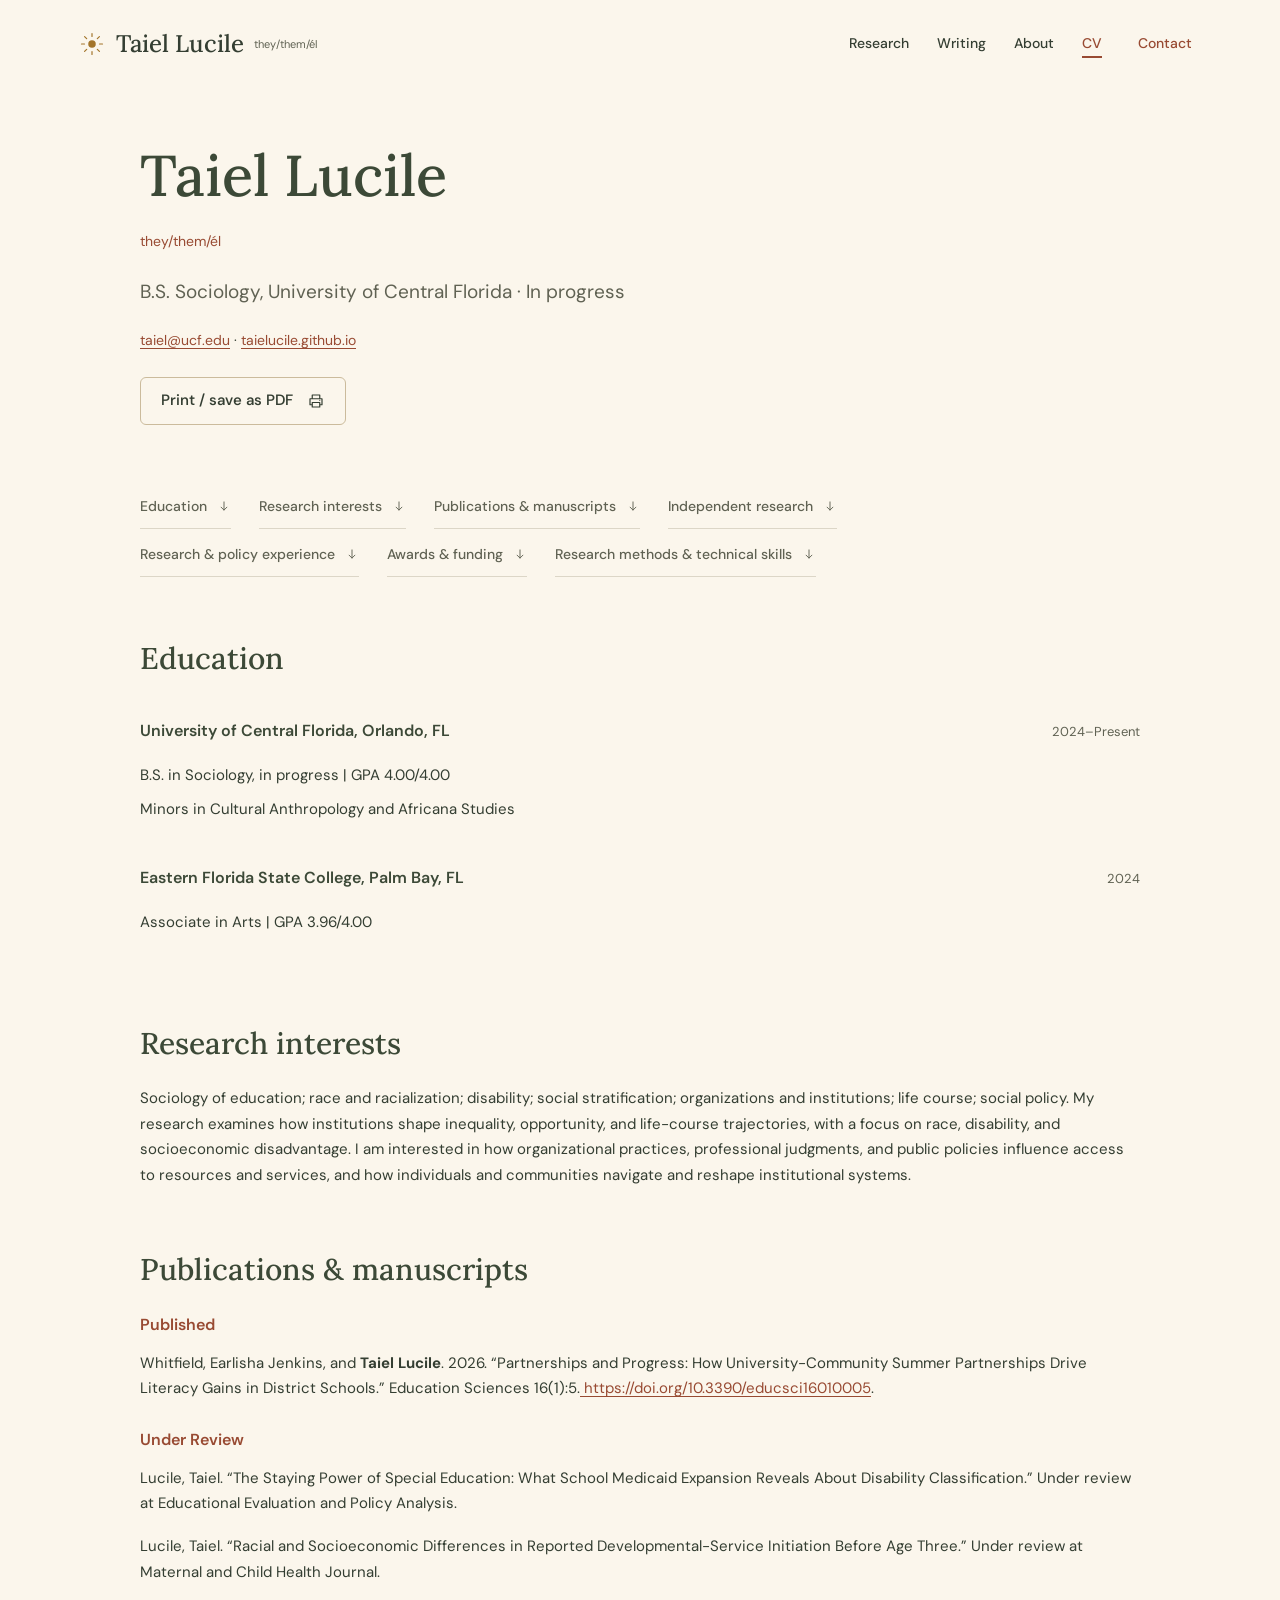
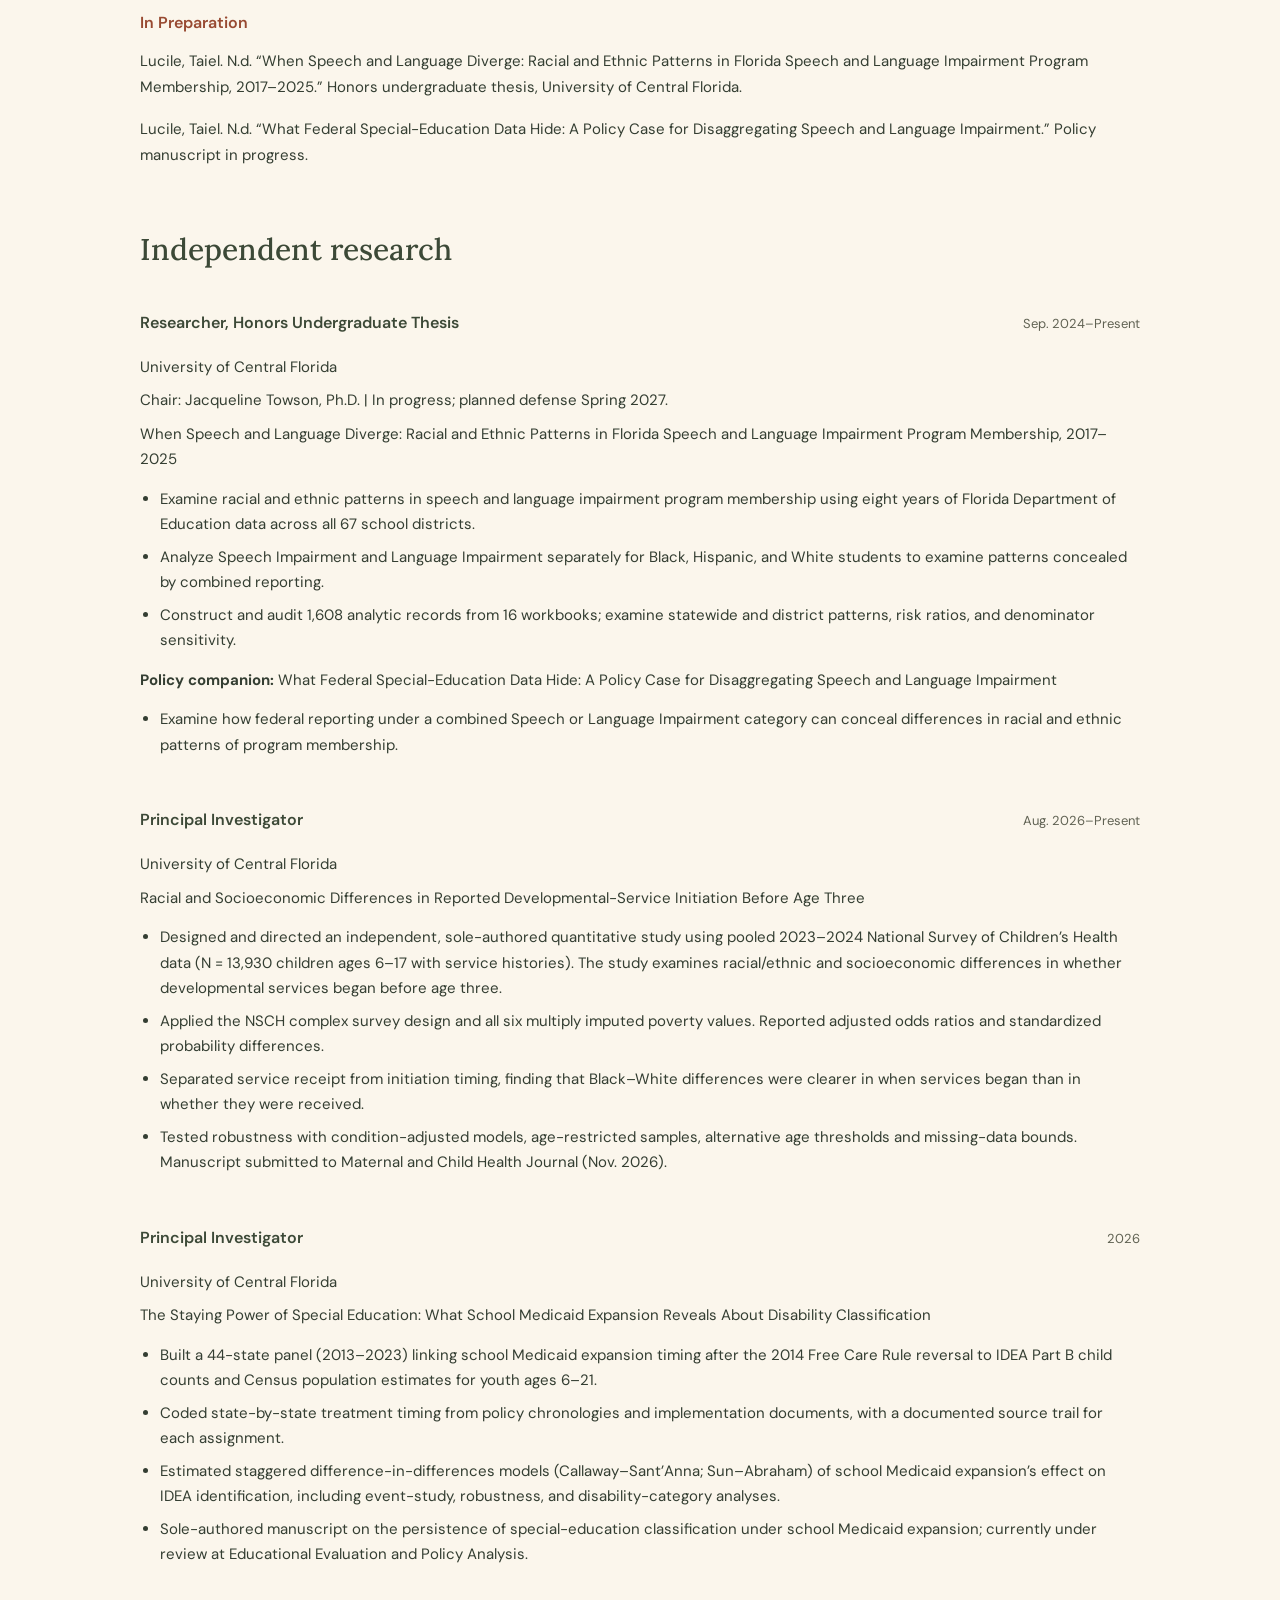
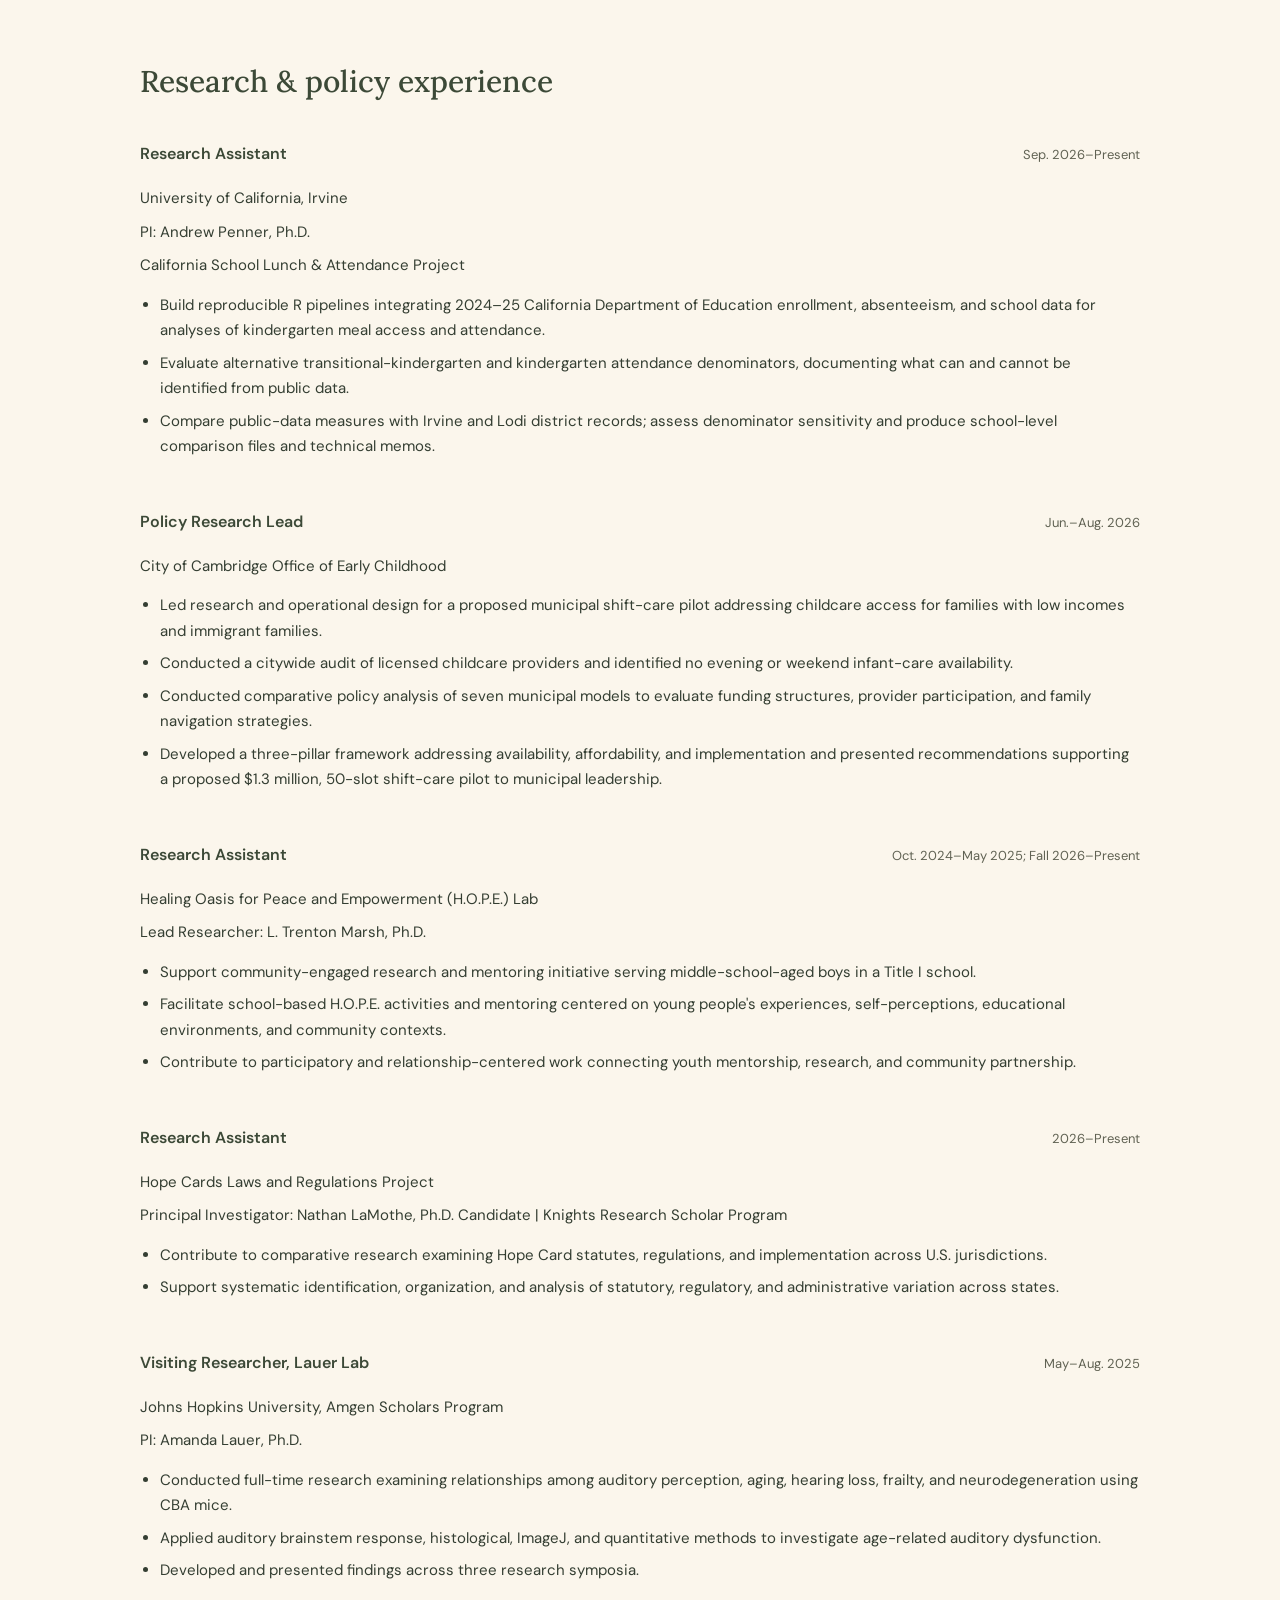
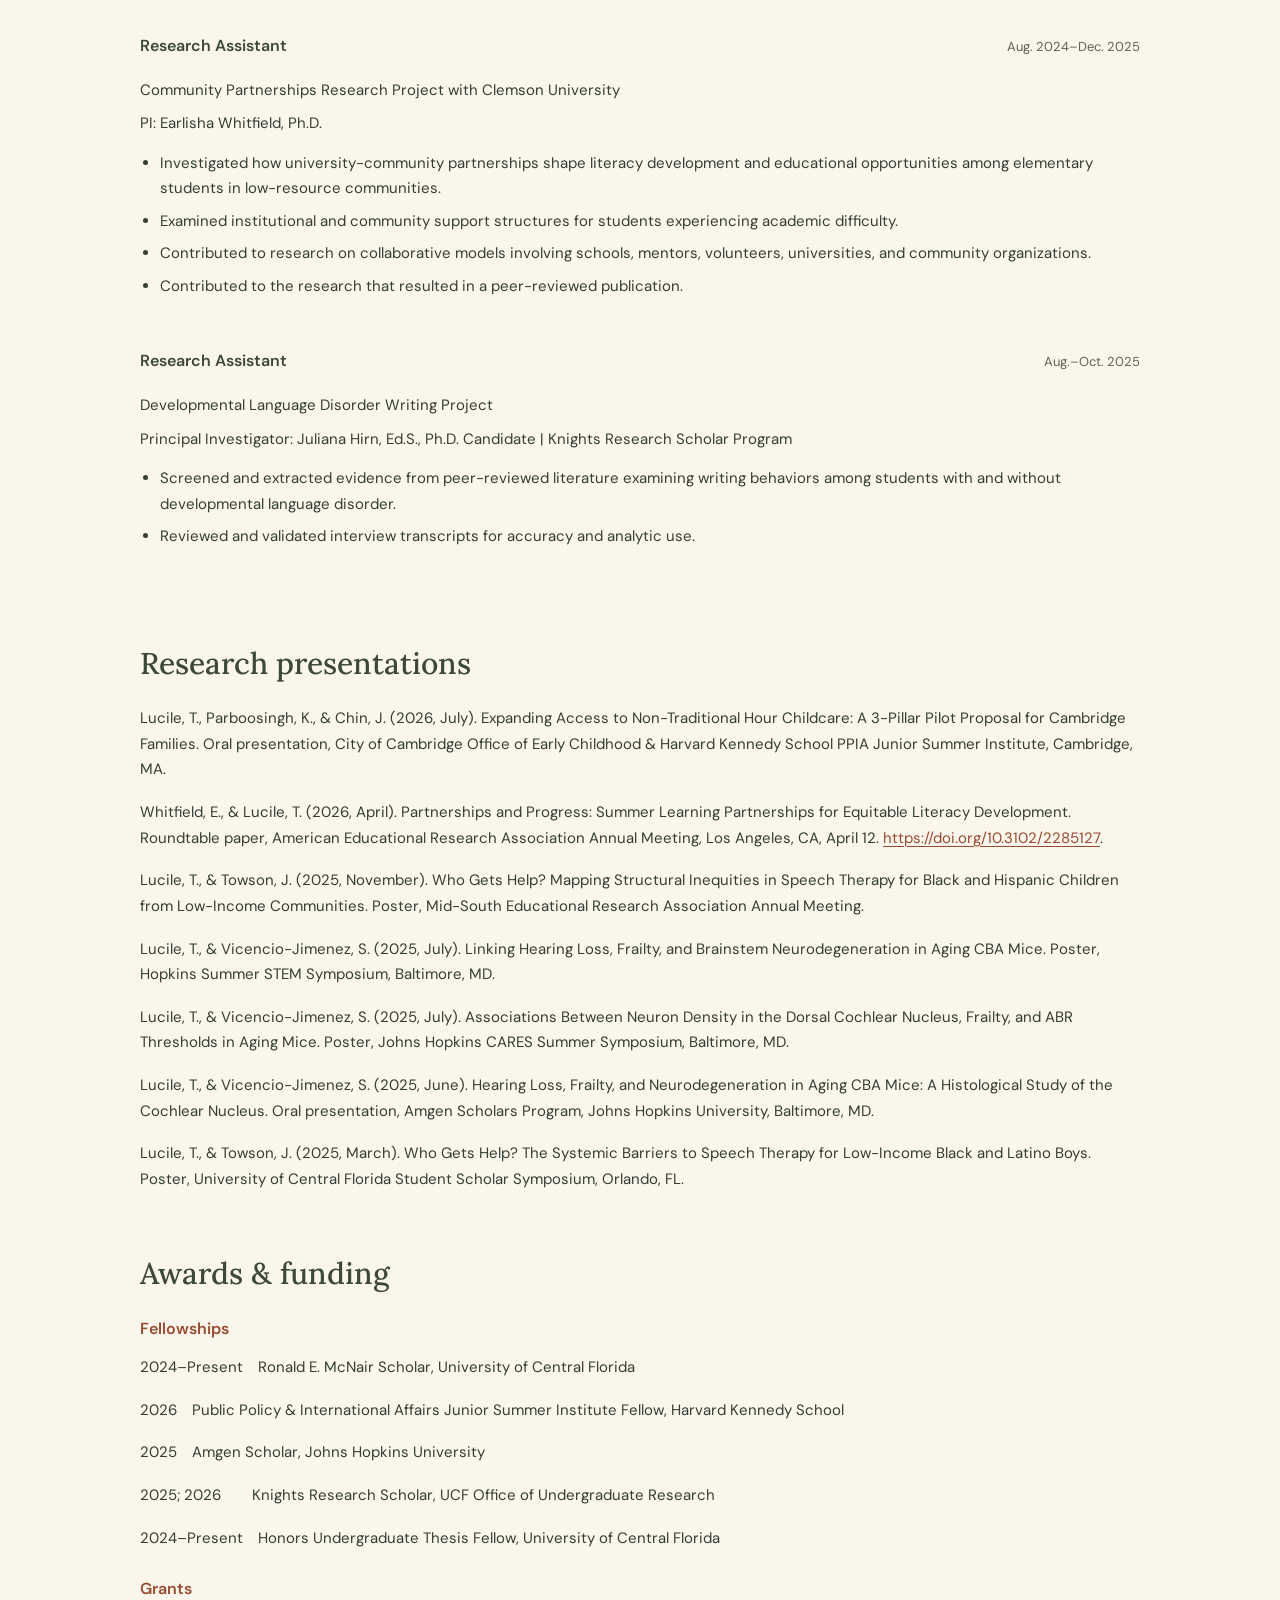
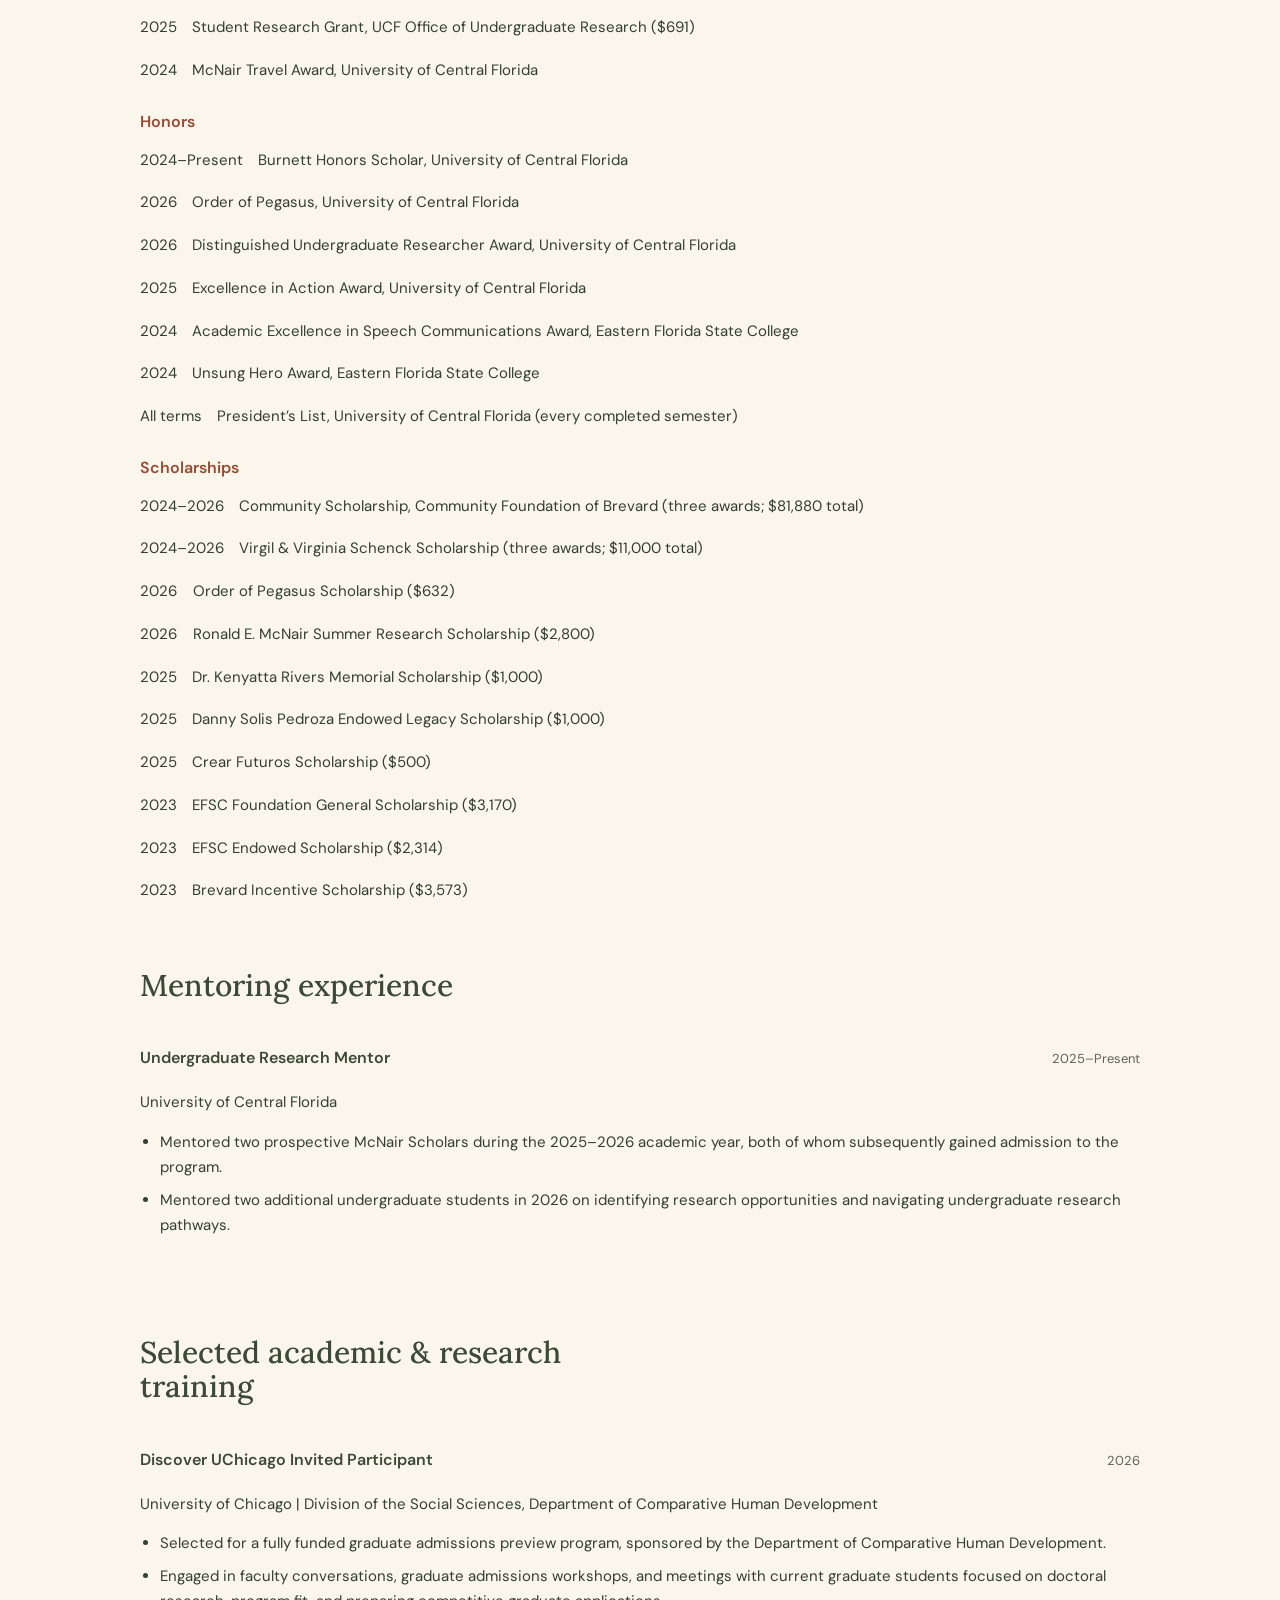
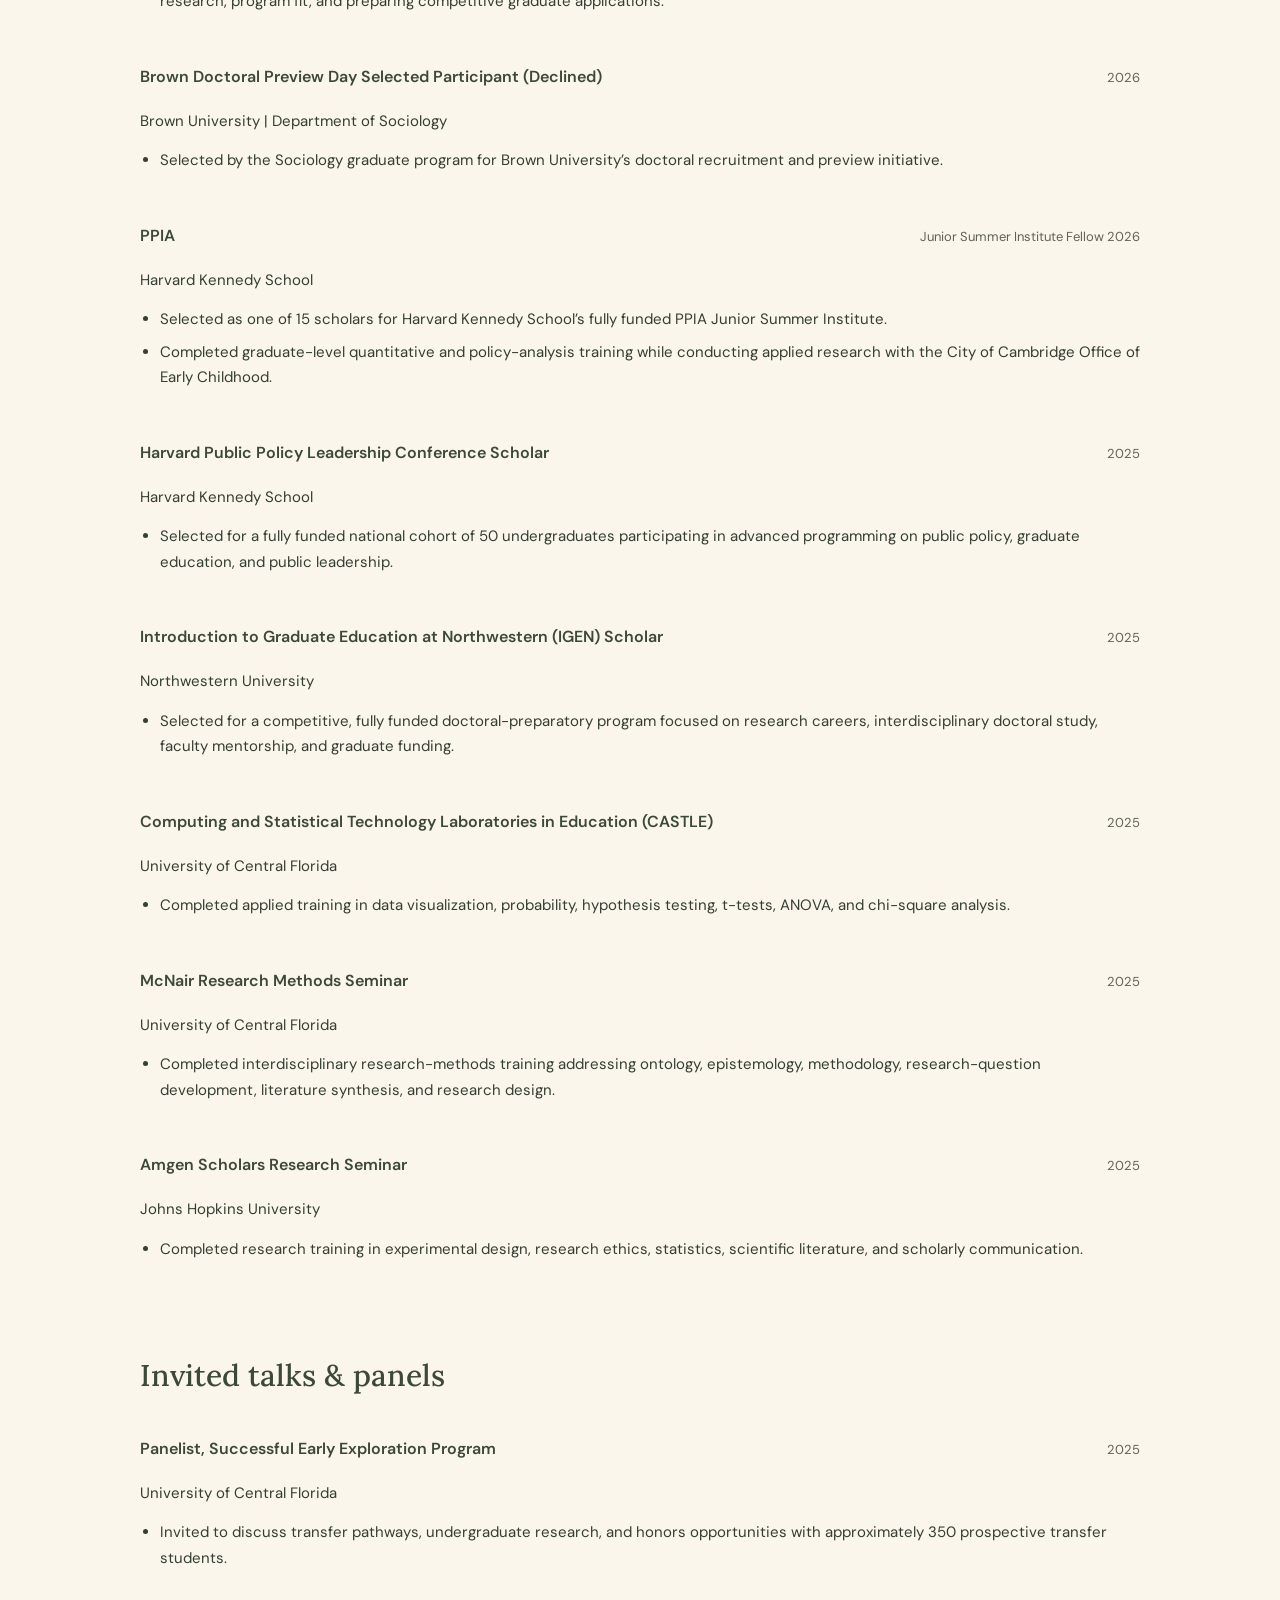
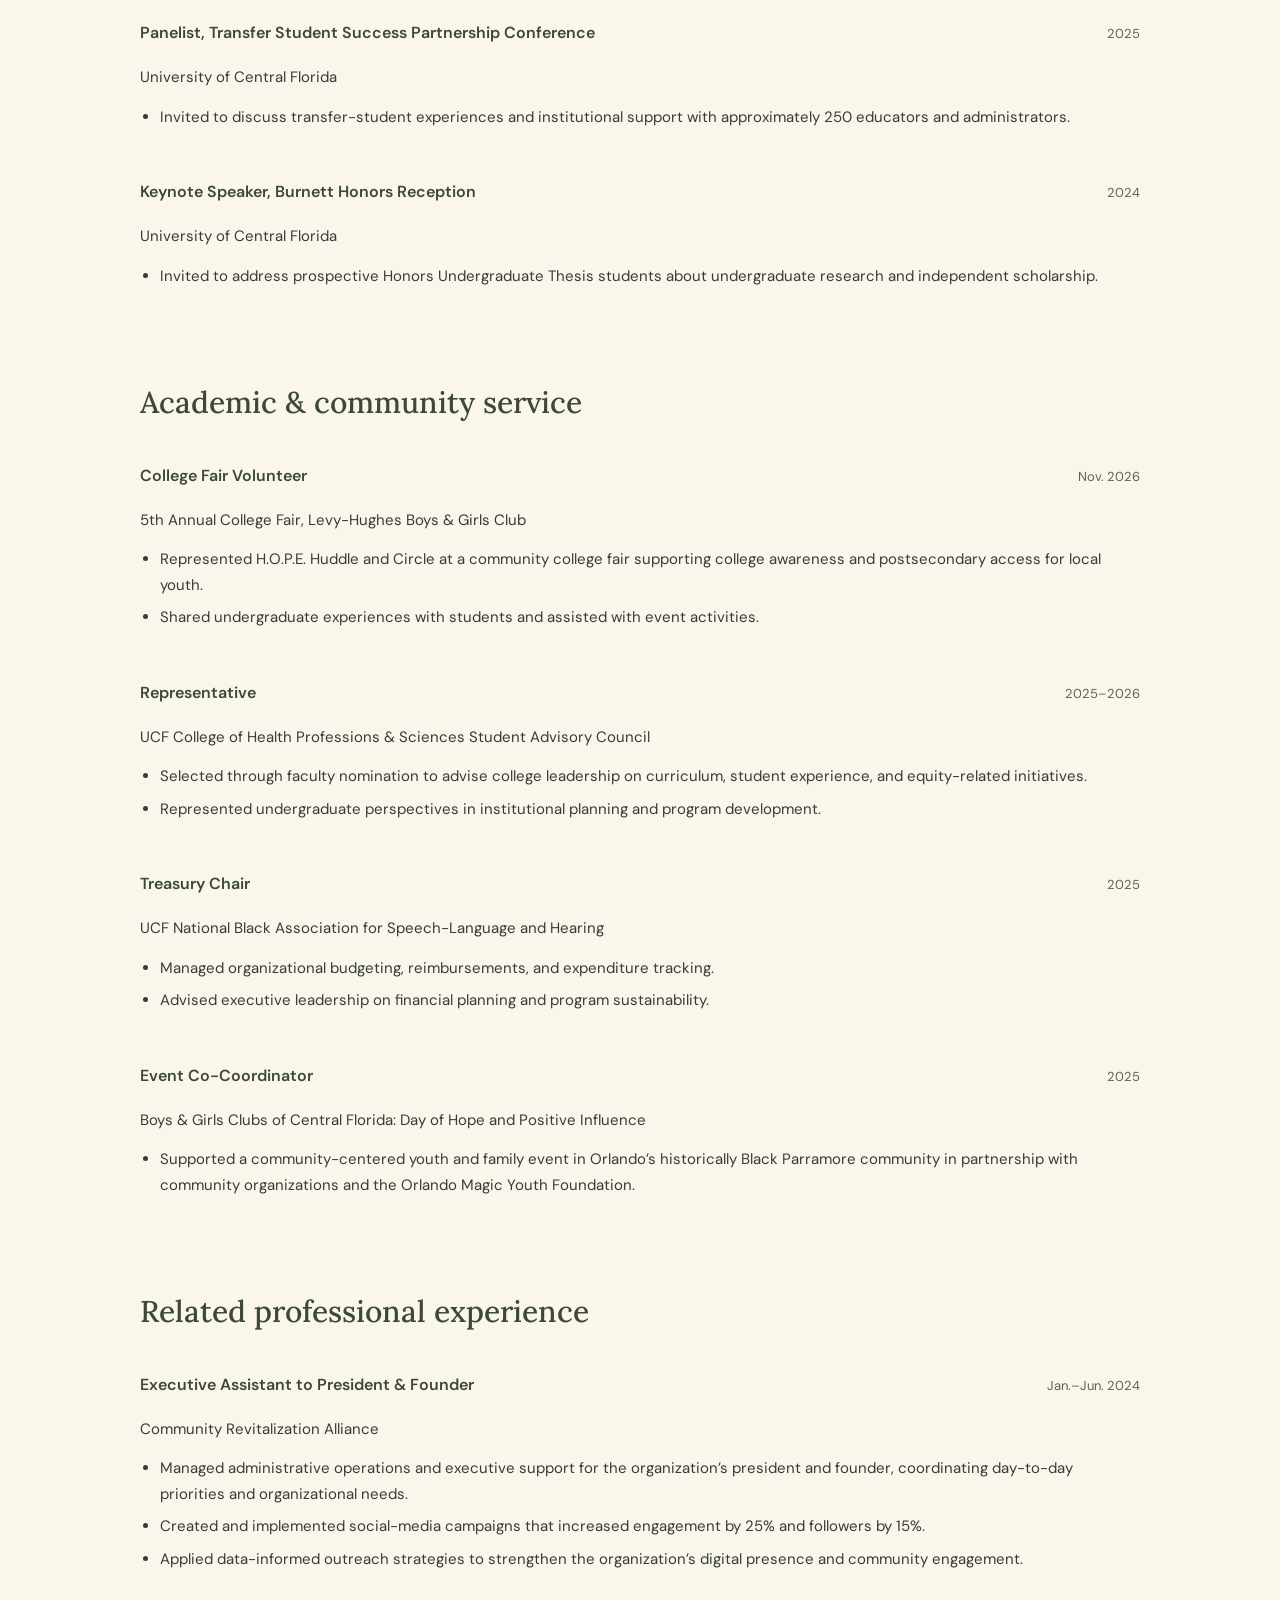
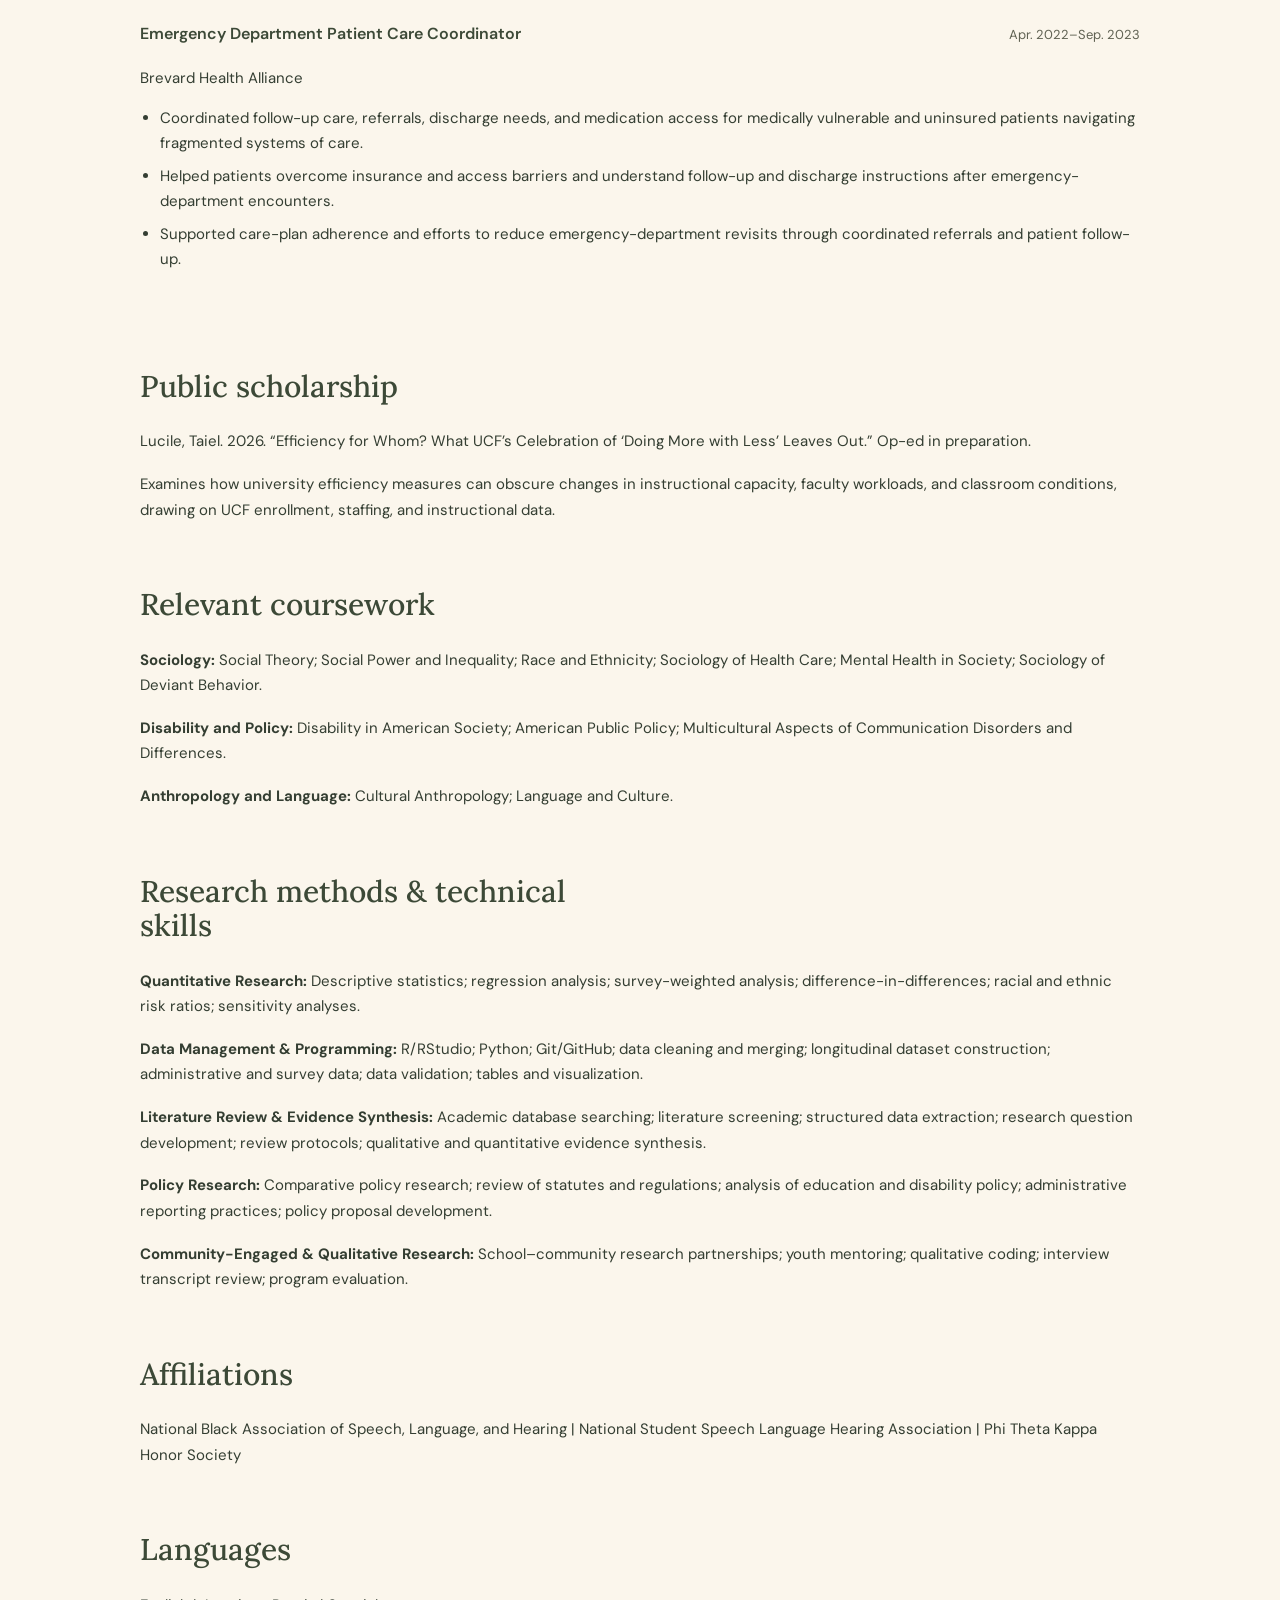
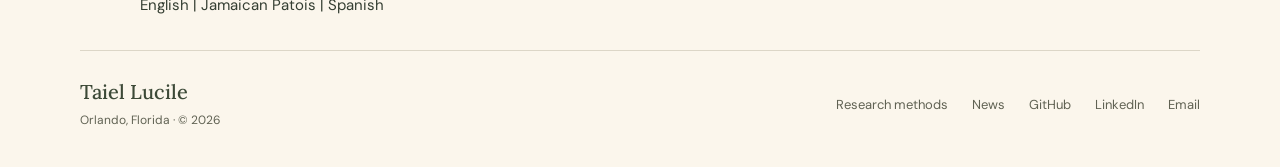
<file: cv.html>
<!DOCTYPE html>

<html lang="en"><head><meta charset="utf-8"/><meta content="width=device-width,initial-scale=1" name="viewport"/><meta content="Curriculum vitae for Taiel Lucile, a sociologist studying race, disability, education, institutions, classification, inequality, and the life course." name="description"/><meta content="Taiel Lucile" name="author"/><meta content="#fbf6ec" name="theme-color"/><link href="/favicon.svg?v=20261108-radiant" rel="icon" type="image/svg+xml"/><title>CV | Taiel Lucile</title><link rel="preload" href="assets/fonts/lora.woff" as="font" type="font/woff" crossorigin/><link rel="preload" href="assets/fonts/dm-sans.woff" as="font" type="font/woff" crossorigin/><link href="styles.css?v=20261109-project-index" rel="stylesheet"/><link href="https://taielucile.github.io/cv.html" rel="canonical"/><meta content="website" property="og:type"/><meta content="Taiel Lucile" property="og:site_name"/><meta content="CV | Taiel Lucile" property="og:title"/><meta content="Curriculum vitae for Taiel Lucile, a sociologist studying race, disability, education, institutions, classification, inequality, and the life course." property="og:description"/><meta content="https://taielucile.github.io/cv.html" property="og:url"/><script src="site.js?v=20261108-radiant" defer></script></head><body class="cv-page notebook-site"><a class="skip-link" href="#main-content">Skip to content</a><header class="site-header"><a class="brand" href="index.html" aria-label="Taiel Lucile, home"><svg class="brand-sun" aria-hidden="true" viewBox="0 0 32 32" fill="none"><circle cx="16" cy="16" r="5" fill="currentColor"/><path d="M16 2v4m0 20v4M2 16h4m20 0h4M6.1 6.1l2.8 2.8m14.2 14.2 2.8 2.8M6.1 25.9l2.8-2.8M23.1 8.9l2.8-2.8" stroke="currentColor" stroke-width="1.6" stroke-linecap="round"/></svg><span>Taiel Lucile</span><small>they/them/él</small></a><button class="menu-toggle" aria-expanded="false" aria-controls="primary-nav" type="button" hidden>Menu <span class="menu-symbol" aria-hidden="true"></span></button><nav id="primary-nav" aria-label="Primary navigation"><a href="research.html">Research</a><a href="publications.html">Writing</a><a href="about.html">About</a><a aria-current="page" href="cv.html">CV</a><a class="nav-contact" href="mailto:taiel@ucf.edu">Contact</a></nav></header><main id="main-content"><section class="pagehead cv-head"><h1>Taiel Lucile</h1><p class="pronouns">they/them/él</p><p class="lede">B.S. Sociology, University of Central Florida · In progress</p><p class="cv-contact"><a href="mailto:taiel@ucf.edu">taiel@ucf.edu</a> · <a href="https://taielucile.github.io/">taielucile.github.io</a></p><div class="actions"><button class="secondary-action print-action" onclick="window.print()" type="button"><span class="action-label">Print / save as PDF</span><svg class="action-icon" viewBox="0 0 24 24" fill="none" aria-hidden="true" focusable="false"><path d="M7 8V4h10v4M7 17H4V9h16v8h-3M7 14h10v6H7zM17 11h.01" stroke="currentColor" stroke-width="1.6" stroke-linecap="round" stroke-linejoin="round"/></svg></button></div></section><nav class="page-index cv-index" aria-label="CV sections"><a href="#cv-education"><span class="action-label">Education</span><svg class="action-icon" viewBox="0 0 24 24" fill="none" aria-hidden="true" focusable="false"><path d="M12 5v14m-5-5 5 5 5-5" stroke="currentColor" stroke-width="1.6" stroke-linecap="round" stroke-linejoin="round"/></svg></a><a href="#cv-research-interests"><span class="action-label">Research interests</span><svg class="action-icon" viewBox="0 0 24 24" fill="none" aria-hidden="true" focusable="false"><path d="M12 5v14m-5-5 5 5 5-5" stroke="currentColor" stroke-width="1.6" stroke-linecap="round" stroke-linejoin="round"/></svg></a><a href="#cv-publications-manuscripts"><span class="action-label">Publications &amp; manuscripts</span><svg class="action-icon" viewBox="0 0 24 24" fill="none" aria-hidden="true" focusable="false"><path d="M12 5v14m-5-5 5 5 5-5" stroke="currentColor" stroke-width="1.6" stroke-linecap="round" stroke-linejoin="round"/></svg></a><a href="#cv-independent-research"><span class="action-label">Independent research</span><svg class="action-icon" viewBox="0 0 24 24" fill="none" aria-hidden="true" focusable="false"><path d="M12 5v14m-5-5 5 5 5-5" stroke="currentColor" stroke-width="1.6" stroke-linecap="round" stroke-linejoin="round"/></svg></a><a href="#cv-research-policy-experience"><span class="action-label">Research &amp; policy experience</span><svg class="action-icon" viewBox="0 0 24 24" fill="none" aria-hidden="true" focusable="false"><path d="M12 5v14m-5-5 5 5 5-5" stroke="currentColor" stroke-width="1.6" stroke-linecap="round" stroke-linejoin="round"/></svg></a><a href="#cv-awards-funding"><span class="action-label">Awards &amp; funding</span><svg class="action-icon" viewBox="0 0 24 24" fill="none" aria-hidden="true" focusable="false"><path d="M12 5v14m-5-5 5 5 5-5" stroke="currentColor" stroke-width="1.6" stroke-linecap="round" stroke-linejoin="round"/></svg></a><a href="#cv-research-methods-technical-skills"><span class="action-label">Research methods &amp; technical skills</span><svg class="action-icon" viewBox="0 0 24 24" fill="none" aria-hidden="true" focusable="false"><path d="M12 5v14m-5-5 5 5 5-5" stroke="currentColor" stroke-width="1.6" stroke-linecap="round" stroke-linejoin="round"/></svg></a></nav><div class="cv-document"><section id="cv-education"><h2>Education</h2><article class="cv-position"><div class="cv-position-heading"><h3>University of Central Florida, Orlando, FL</h3><span>2024–Present</span></div><p>B.S. in Sociology, in progress | GPA 4.00/4.00</p><p>Minors in Cultural Anthropology and Africana Studies</p></article><article class="cv-position"><div class="cv-position-heading"><h3>Eastern Florida State College, Palm Bay, FL</h3><span>2024</span></div><p>Associate in Arts | GPA 3.96/4.00</p></article></section><section id="cv-research-interests"><h2>Research interests</h2><p><cite>Sociology of education; race and racialization; disability; social stratification; organizations and institutions; life course; social policy.</cite> My research examines how institutions shape inequality, opportunity, and life-course trajectories, with a focus on race, disability, and socioeconomic disadvantage. I am interested in how organizational practices, professional judgments, and public policies influence access to resources and services, and how individuals and communities navigate and reshape institutional systems.</p></section><section id="cv-publications-manuscripts"><h2>Publications &amp; manuscripts</h2><h3 class="cv-subheading">Published</h3><p>Whitfield, Earlisha Jenkins, and <b>Taiel Lucile</b>. 2026. “Partnerships and Progress: How University-Community Summer Partnerships Drive Literacy Gains in District Schools.” <cite>Education Sciences</cite> 16(1):5.<a href="https://doi.org/10.3390/educsci16010005"> https://doi.org/10.3390/educsci16010005</a>.</p><h3 class="cv-subheading">Under Review</h3><p>Lucile, Taiel. “The Staying Power of Special Education: What School Medicaid Expansion Reveals About Disability Classification.” Under review at <cite>Educational Evaluation and Policy Analysis</cite>.</p><p>Lucile, Taiel. “Racial and Socioeconomic Differences in Reported Developmental-Service Initiation Before Age Three.” Under review at <cite>Maternal and Child Health Journal</cite>.</p><h3 class="cv-subheading">In Preparation</h3><p>Lucile, Taiel. N.d. “When Speech and Language Diverge: Racial and Ethnic Patterns in Florida Speech and Language Impairment Program Membership, 2017–2025.” Honors undergraduate thesis, University of Central Florida.</p><p>Lucile, Taiel. N.d. “What Federal Special-Education Data Hide: A Policy Case for Disaggregating Speech and Language Impairment.” Policy manuscript in progress.</p></section><section id="cv-independent-research"><h2>Independent research</h2><article class="cv-position"><div class="cv-position-heading"><h3>Researcher, Honors Undergraduate Thesis</h3><span>Sep. 2024–Present</span></div><p>University of Central Florida</p><p>Chair: Jacqueline Towson, Ph.D. | In progress; planned defense Spring 2027.</p><p><cite>When Speech and Language Diverge: Racial and Ethnic Patterns in Florida Speech and Language Impairment Program Membership, 2017–2025</cite></p><ul><li>Examine racial and ethnic patterns in speech and language impairment program membership using eight years of Florida Department of Education data across all 67 school districts.</li><li>Analyze Speech Impairment and Language Impairment separately for Black, Hispanic, and White students to examine patterns concealed by combined reporting.</li><li>Construct and audit 1,608 analytic records from 16 workbooks; examine statewide and district patterns, risk ratios, and denominator sensitivity.</li></ul><p><b><cite>Policy companion:</b> What Federal Special-Education Data Hide: A Policy Case for Disaggregating Speech and Language Impairment</cite></p><ul><li>Examine how federal reporting under a combined Speech or Language Impairment category can conceal differences in racial and ethnic patterns of program membership.</li></ul></article><article class="cv-position"><div class="cv-position-heading"><h3>Principal Investigator</h3><span>Aug. 2026–Present</span></div><p>University of Central Florida</p><p><cite>Racial and Socioeconomic Differences in Reported Developmental-Service Initiation Before Age Three</cite></p><ul><li>Designed and directed an independent, sole-authored quantitative study using pooled 2023–2024 National Survey of Children’s Health data (N = 13,930 children ages 6–17 with service histories). The study examines racial/ethnic and socioeconomic differences in whether developmental services began before age three.</li><li>Applied the NSCH complex survey design and all six multiply imputed poverty values. Reported adjusted odds ratios and standardized probability differences.</li><li>Separated service receipt from initiation timing, finding that Black–White differences were clearer in when services began than in whether they were received.</li><li>Tested robustness with condition-adjusted models, age-restricted samples, alternative age thresholds and missing-data bounds. Manuscript submitted to Maternal and Child Health Journal (Nov. 2026).</li></ul></article><article class="cv-position"><div class="cv-position-heading"><h3>Principal Investigator</h3><span>2026</span></div><p>University of Central Florida</p><p><cite>The Staying Power of Special Education: What School Medicaid Expansion Reveals About Disability Classification</cite></p><ul><li>Built a 44-state panel (2013–2023) linking school Medicaid expansion timing after the 2014 Free Care Rule reversal to IDEA Part B child counts and Census population estimates for youth ages 6–21.</li><li>Coded state-by-state treatment timing from policy chronologies and implementation documents, with a documented source trail for each assignment.</li><li>Estimated staggered difference-in-differences models (Callaway–Sant’Anna; Sun–Abraham) of school Medicaid expansion’s effect on IDEA identification, including event-study, robustness, and disability-category analyses.</li><li>Sole-authored manuscript on the persistence of special-education classification under school Medicaid expansion; currently under review at <cite>Educational Evaluation and Policy Analysis</cite>.</li></ul></article></section><section id="cv-research-policy-experience"><h2>Research &amp; policy experience</h2><article class="cv-position"><div class="cv-position-heading"><h3>Research Assistant</h3><span>Sep. 2026–Present</span></div><p>University of California, Irvine</p><p>PI: Andrew Penner, Ph.D.</p><p><cite>California School Lunch &amp; Attendance Project</cite></p><ul><li>Build reproducible R pipelines integrating 2024–25 California Department of Education enrollment, absenteeism, and school data for analyses of kindergarten meal access and attendance.</li><li>Evaluate alternative transitional-kindergarten and kindergarten attendance denominators, documenting what can and cannot be identified from public data.</li><li>Compare public-data measures with Irvine and Lodi district records; assess denominator sensitivity and produce school-level comparison files and technical memos.</li></ul></article><article class="cv-position"><div class="cv-position-heading"><h3>Policy Research Lead</h3><span>Jun.–Aug. 2026</span></div><p>City of Cambridge Office of Early Childhood</p><ul><li>Led research and operational design for a proposed municipal shift-care pilot addressing childcare access for families with low incomes and immigrant families.</li><li>Conducted a citywide audit of licensed childcare providers and identified no evening or weekend infant-care availability.</li><li>Conducted comparative policy analysis of seven municipal models to evaluate funding structures, provider participation, and family navigation strategies.</li><li>Developed a three-pillar framework addressing availability, affordability, and implementation and presented recommendations supporting a proposed $1.3 million, 50-slot shift-care pilot to municipal leadership.</li></ul></article><article class="cv-position"><div class="cv-position-heading"><h3>Research Assistant</h3><span>Oct. 2024–May 2025; Fall 2026–Present</span></div><p>Healing Oasis for Peace and Empowerment (H.O.P.E.) Lab</p><p>Lead Researcher: L. Trenton Marsh, Ph.D.</p><ul><li>Support community-engaged research and mentoring initiative serving middle-school-aged boys in a Title I school.</li><li>Facilitate school-based H.O.P.E. activities and mentoring centered on young people's experiences, self-perceptions, educational environments, and community contexts.</li><li>Contribute to participatory and relationship-centered work connecting youth mentorship, research, and community partnership.</li></ul></article><article class="cv-position"><div class="cv-position-heading"><h3>Research Assistant</h3><span>2026–Present</span></div><p>Hope Cards Laws and Regulations Project</p><p>Principal Investigator: Nathan LaMothe, Ph.D. Candidate | Knights Research Scholar Program</p><ul><li>Contribute to comparative research examining Hope Card statutes, regulations, and implementation across U.S. jurisdictions.</li><li>Support systematic identification, organization, and analysis of statutory, regulatory, and administrative variation across states.</li></ul></article><article class="cv-position"><div class="cv-position-heading"><h3>Visiting Researcher, Lauer Lab</h3><span>May–Aug. 2025</span></div><p>Johns Hopkins University, Amgen Scholars Program</p><p>PI: Amanda Lauer, Ph.D.</p><ul><li>Conducted full-time research examining relationships among auditory perception, aging, hearing loss, frailty, and neurodegeneration using CBA mice.</li><li>Applied auditory brainstem response, histological, ImageJ, and quantitative methods to investigate age-related auditory dysfunction.</li><li>Developed and presented findings across three research symposia.</li></ul></article><article class="cv-position"><div class="cv-position-heading"><h3>Research Assistant</h3><span>Aug. 2024–Dec. 2025</span></div><p>Community Partnerships Research Project with Clemson University</p><p>PI: Earlisha Whitfield, Ph.D.</p><ul><li>Investigated how university-community partnerships shape literacy development and educational opportunities among elementary students in low-resource communities.</li><li>Examined institutional and community support structures for students experiencing academic difficulty.</li><li>Contributed to research on collaborative models involving schools, mentors, volunteers, universities, and community organizations.</li><li>Contributed to the research that resulted in a peer-reviewed publication.</li></ul></article><article class="cv-position"><div class="cv-position-heading"><h3>Research Assistant</h3><span>Aug.–Oct. 2025</span></div><p>Developmental Language Disorder Writing Project</p><p>Principal Investigator: Juliana Hirn, Ed.S., Ph.D. Candidate | Knights Research Scholar Program</p><ul><li>Screened and extracted evidence from peer-reviewed literature examining writing behaviors among students with and without developmental language disorder.</li><li>Reviewed and validated interview transcripts for accuracy and analytic use.</li></ul></article></section><section id="cv-research-presentations"><h2>Research presentations</h2><p>Lucile, T., Parboosingh, K., &amp; Chin, J. (2026, July). Expanding Access to Non-Traditional Hour Childcare: A 3-Pillar Pilot Proposal for Cambridge Families. Oral presentation, City of Cambridge Office of Early Childhood &amp; Harvard Kennedy School PPIA Junior Summer Institute, Cambridge, MA.</p><p>Whitfield, E., &amp; Lucile, T. (2026, April). Partnerships and Progress: Summer Learning Partnerships for Equitable Literacy Development. Roundtable paper, American Educational Research Association Annual Meeting, Los Angeles, CA, April 12. <a href="https://doi.org/10.3102/2285127">https://doi.org/10.3102/2285127</a>.</p><p>Lucile, T., &amp; Towson, J. (2025, November). Who Gets Help? Mapping Structural Inequities in Speech Therapy for Black and Hispanic Children from Low-Income Communities. Poster, Mid-South Educational Research Association Annual Meeting.</p><p>Lucile, T., &amp; Vicencio-Jimenez, S. (2025, July). Linking Hearing Loss, Frailty, and Brainstem Neurodegeneration in Aging CBA Mice. Poster, Hopkins Summer STEM Symposium, Baltimore, MD.</p><p>Lucile, T., &amp; Vicencio-Jimenez, S. (2025, July). Associations Between Neuron Density in the Dorsal Cochlear Nucleus, Frailty, and ABR Thresholds in Aging Mice. Poster, Johns Hopkins CARES Summer Symposium, Baltimore, MD.</p><p>Lucile, T., &amp; Vicencio-Jimenez, S. (2025, June). Hearing Loss, Frailty, and Neurodegeneration in Aging CBA Mice: A Histological Study of the Cochlear Nucleus. Oral presentation, Amgen Scholars Program, Johns Hopkins University, Baltimore, MD.</p><p>Lucile, T., &amp; Towson, J. (2025, March). Who Gets Help? The Systemic Barriers to Speech Therapy for Low-Income Black and Latino Boys. Poster, University of Central Florida Student Scholar Symposium, Orlando, FL.</p></section><section id="cv-awards-funding"><h2>Awards &amp; funding</h2><h3 class="cv-subheading">Fellowships</h3><p>2024–Present Ronald E. McNair Scholar, University of Central Florida</p><p>2026 Public Policy &amp; International Affairs Junior Summer Institute Fellow, Harvard Kennedy School</p><p>2025 Amgen Scholar, Johns Hopkins University</p><p>2025; 2026     Knights Research Scholar, UCF Office of Undergraduate Research</p><p>2024–Present Honors Undergraduate Thesis Fellow, University of Central Florida</p><h3 class="cv-subheading">Grants</h3><p>2025 Student Research Grant, UCF Office of Undergraduate Research ($691)</p><p>2024 McNair Travel Award, University of Central Florida</p><h3 class="cv-subheading">Honors</h3><p>2024–Present Burnett Honors Scholar, University of Central Florida</p><p>2026 Order of Pegasus, University of Central Florida</p><p>2026 Distinguished Undergraduate Researcher Award, University of Central Florida</p><p>2025 Excellence in Action Award, University of Central Florida</p><p>2024 Academic Excellence in Speech Communications Award, Eastern Florida State College</p><p>2024 Unsung Hero Award, Eastern Florida State College</p><p>All terms President’s List, University of Central Florida (every completed semester)</p><h3 class="cv-subheading">Scholarships</h3><p>2024–2026 Community Scholarship, Community Foundation of Brevard (three awards; $81,880 total)</p><p>2024–2026 Virgil &amp; Virginia Schenck Scholarship (three awards; $11,000 total)</p><p>2026    Order of Pegasus Scholarship ($632)</p><p>2026    Ronald E. McNair Summer Research Scholarship ($2,800)</p><p>2025 Dr. Kenyatta Rivers Memorial Scholarship ($1,000)</p><p>2025 Danny Solis Pedroza Endowed Legacy Scholarship ($1,000)</p><p>2025 Crear Futuros Scholarship ($500)</p><p>2023 EFSC Foundation General Scholarship ($3,170)</p><p>2023 EFSC Endowed Scholarship ($2,314)</p><p>2023 Brevard Incentive Scholarship ($3,573)</p></section><section id="cv-mentoring-experience"><h2>Mentoring experience</h2><article class="cv-position"><div class="cv-position-heading"><h3>Undergraduate Research Mentor</h3><span>2025–Present</span></div><p>University of Central Florida</p><ul><li>Mentored two prospective McNair Scholars during the 2025–2026 academic year, both of whom subsequently gained admission to the program.</li><li>Mentored two additional undergraduate students in 2026 on identifying research opportunities and navigating undergraduate research pathways.</li></ul></article></section><section id="cv-selected-academic-research-training"><h2>Selected academic &amp; research training</h2><article class="cv-position"><div class="cv-position-heading"><h3>Discover UChicago Invited Participant</h3><span>2026</span></div><p>University of Chicago | Division of the Social Sciences, Department of Comparative Human Development</p><ul><li>Selected for a fully funded graduate admissions preview program, sponsored by the Department of Comparative Human Development.</li><li>Engaged in faculty conversations, graduate admissions workshops, and meetings with current graduate students focused on doctoral research, program fit, and preparing competitive graduate applications.</li></ul></article><article class="cv-position"><div class="cv-position-heading"><h3>Brown Doctoral Preview Day Selected Participant  <cite>(Declined)</cite></h3><span>2026</span></div><p>Brown University | Department of Sociology</p><ul><li>Selected by the Sociology graduate program for Brown University’s doctoral recruitment and preview initiative.</li></ul></article><article class="cv-position"><div class="cv-position-heading"><h3>PPIA</h3><span>Junior Summer Institute Fellow 2026</span></div><p>Harvard Kennedy School</p><ul><li>Selected as one of 15 scholars for Harvard Kennedy School’s fully funded PPIA Junior Summer Institute.</li><li>Completed graduate-level quantitative and policy-analysis training while conducting applied research with the City of Cambridge Office of Early Childhood.</li></ul></article><article class="cv-position"><div class="cv-position-heading"><h3>Harvard Public Policy Leadership Conference Scholar</h3><span>2025</span></div><p>Harvard Kennedy School</p><ul><li>Selected for a fully funded national cohort of 50 undergraduates participating in advanced programming on public policy, graduate education, and public leadership.</li></ul></article><article class="cv-position"><div class="cv-position-heading"><h3>Introduction to Graduate Education at Northwestern (IGEN) Scholar</h3><span>2025</span></div><p>Northwestern University</p><ul><li>Selected for a competitive, fully funded doctoral-preparatory program focused on research careers, interdisciplinary doctoral study, faculty mentorship, and graduate funding.</li></ul></article><article class="cv-position"><div class="cv-position-heading"><h3>Computing and Statistical Technology Laboratories in Education (CASTLE)</h3><span>2025</span></div><p>University of Central Florida</p><ul><li>Completed applied training in data visualization, probability, hypothesis testing, t-tests, ANOVA, and chi-square analysis.</li></ul></article><article class="cv-position"><div class="cv-position-heading"><h3>McNair Research Methods Seminar</h3><span>2025</span></div><p>University of Central Florida</p><ul><li>Completed interdisciplinary research-methods training addressing ontology, epistemology, methodology, research-question development, literature synthesis, and research design.</li></ul></article><article class="cv-position"><div class="cv-position-heading"><h3>Amgen Scholars Research Seminar</h3><span>2025</span></div><p>Johns Hopkins University</p><ul><li>Completed research training in experimental design, research ethics, statistics, scientific literature, and scholarly communication.</li></ul></article></section><section id="cv-invited-talks-panels"><h2>Invited talks &amp; panels</h2><article class="cv-position"><div class="cv-position-heading"><h3>Panelist, Successful Early Exploration Program</h3><span>2025</span></div><p>University of Central Florida</p><ul><li>Invited to discuss transfer pathways, undergraduate research, and honors opportunities with approximately 350 prospective transfer students.</li></ul></article><article class="cv-position"><div class="cv-position-heading"><h3>Panelist, Transfer Student Success Partnership Conference</h3><span>2025</span></div><p>University of Central Florida</p><ul><li>Invited to discuss transfer-student experiences and institutional support with approximately 250 educators and administrators.</li></ul></article><article class="cv-position"><div class="cv-position-heading"><h3>Keynote Speaker, Burnett Honors Reception</h3><span>2024</span></div><p>University of Central Florida</p><ul><li>Invited to address prospective Honors Undergraduate Thesis students about undergraduate research and independent scholarship.</li></ul></article></section><section id="cv-academic-community-service"><h2>Academic &amp; community service</h2><article class="cv-position"><div class="cv-position-heading"><h3>College Fair Volunteer</h3><span>Nov. 2026</span></div><p>5th Annual College Fair, Levy-Hughes Boys &amp; Girls Club</p><ul><li>Represented H.O.P.E. Huddle and Circle at a community college fair supporting college awareness and postsecondary access for local youth.</li><li>Shared undergraduate experiences with students and assisted with event activities.</li></ul></article><article class="cv-position"><div class="cv-position-heading"><h3>Representative</h3><span>2025–2026</span></div><p>UCF College of Health Professions &amp; Sciences Student Advisory Council</p><ul><li>Selected through faculty nomination to advise college leadership on curriculum, student experience, and equity-related initiatives.</li><li>Represented undergraduate perspectives in institutional planning and program development.</li></ul></article><article class="cv-position"><div class="cv-position-heading"><h3>Treasury Chair</h3><span>2025</span></div><p>UCF National Black Association for Speech-Language and Hearing</p><ul><li>Managed organizational budgeting, reimbursements, and expenditure tracking.</li><li>Advised executive leadership on financial planning and program sustainability.</li></ul></article><article class="cv-position"><div class="cv-position-heading"><h3>Event Co-Coordinator</h3><span>2025</span></div><p>Boys &amp; Girls Clubs of Central Florida: Day of Hope and Positive Influence</p><ul><li>Supported a community-centered youth and family event in Orlando’s historically Black Parramore community in partnership with community organizations and the Orlando Magic Youth Foundation.</li></ul></article></section><section id="cv-related-professional-experience"><h2>Related professional experience</h2><article class="cv-position"><div class="cv-position-heading"><h3>Executive Assistant to President &amp; Founder</h3><span>Jan.–Jun. 2024</span></div><p>Community Revitalization Alliance</p><ul><li>Managed administrative operations and executive support for the organization’s president and founder, coordinating day-to-day priorities and organizational needs.</li><li>Created and implemented social-media campaigns that increased engagement by 25% and followers by 15%.</li><li>Applied data-informed outreach strategies to strengthen the organization’s digital presence and community engagement.</li></ul></article><article class="cv-position"><div class="cv-position-heading"><h3>Emergency Department Patient Care Coordinator</h3><span>Apr. 2022–Sep. 2023</span></div><p>Brevard Health Alliance</p><ul><li>Coordinated follow-up care, referrals, discharge needs, and medication access for medically vulnerable and uninsured patients navigating fragmented systems of care.</li><li>Helped patients overcome insurance and access barriers and understand follow-up and discharge instructions after emergency-department encounters.</li><li>Supported care-plan adherence and efforts to reduce emergency-department revisits through coordinated referrals and patient follow-up.</li></ul></article></section><section id="cv-public-scholarship"><h2>Public scholarship</h2><p>Lucile, Taiel. 2026. “Efficiency for Whom? What UCF’s Celebration of ‘Doing More with Less’ Leaves Out.” Op-ed in preparation.</p><p>Examines how university efficiency measures can obscure changes in instructional capacity, faculty workloads, and classroom conditions, drawing on UCF enrollment, staffing, and instructional data.</p></section><section id="cv-relevant-coursework"><h2>Relevant coursework</h2><p><b>Sociology:</b> Social Theory; Social Power and Inequality; Race and Ethnicity; Sociology of Health Care; Mental Health in Society; Sociology of Deviant Behavior.</p><p><b>Disability and Policy:</b> Disability in American Society; American Public Policy; Multicultural Aspects of Communication Disorders and Differences.</p><p><b>Anthropology and Language:</b> Cultural Anthropology; Language and Culture.</p></section><section id="cv-research-methods-technical-skills"><h2>Research methods &amp; technical skills</h2><p><b>Quantitative Research:</b> Descriptive statistics; regression analysis; survey-weighted analysis; difference-in-differences; racial and ethnic risk ratios; sensitivity analyses.</p><p><b>Data Management &amp; Programming:</b> R/RStudio; Python; Git/GitHub; data cleaning and merging; longitudinal dataset construction; administrative and survey data; data validation; tables and visualization.</p><p><b>Literature Review &amp; Evidence Synthesis:</b> Academic database searching; literature screening; structured data extraction; research question development; review protocols; qualitative and quantitative evidence synthesis.</p><p><b>Policy Research:</b> Comparative policy research; review of statutes and regulations; analysis of education and disability policy; administrative reporting practices; policy proposal development.</p><p><b>Community-Engaged &amp; Qualitative Research:</b> School–community research partnerships; youth mentoring; qualitative coding; interview transcript review; program evaluation.</p></section><section id="cv-affiliations"><h2>Affiliations</h2><p>National Black Association of Speech, Language, and Hearing | National Student Speech Language Hearing Association | Phi Theta Kappa Honor Society</p></section><section id="cv-languages"><h2>Languages</h2><p>English | Jamaican Patois | Spanish</p></section></div></main><footer class="site-footer"><div><a class="footer-name" href="index.html">Taiel Lucile</a><span>Orlando, Florida · © 2026</span></div><nav aria-label="Further information"><a href="methods.html">Research methods</a><a href="news.html">News</a><a href="https://github.com/taielucile">GitHub</a><a href="https://www.linkedin.com/in/luciletaiel">LinkedIn</a><a href="mailto:taiel@ucf.edu">Email</a></nav></footer></body></html>
</file>
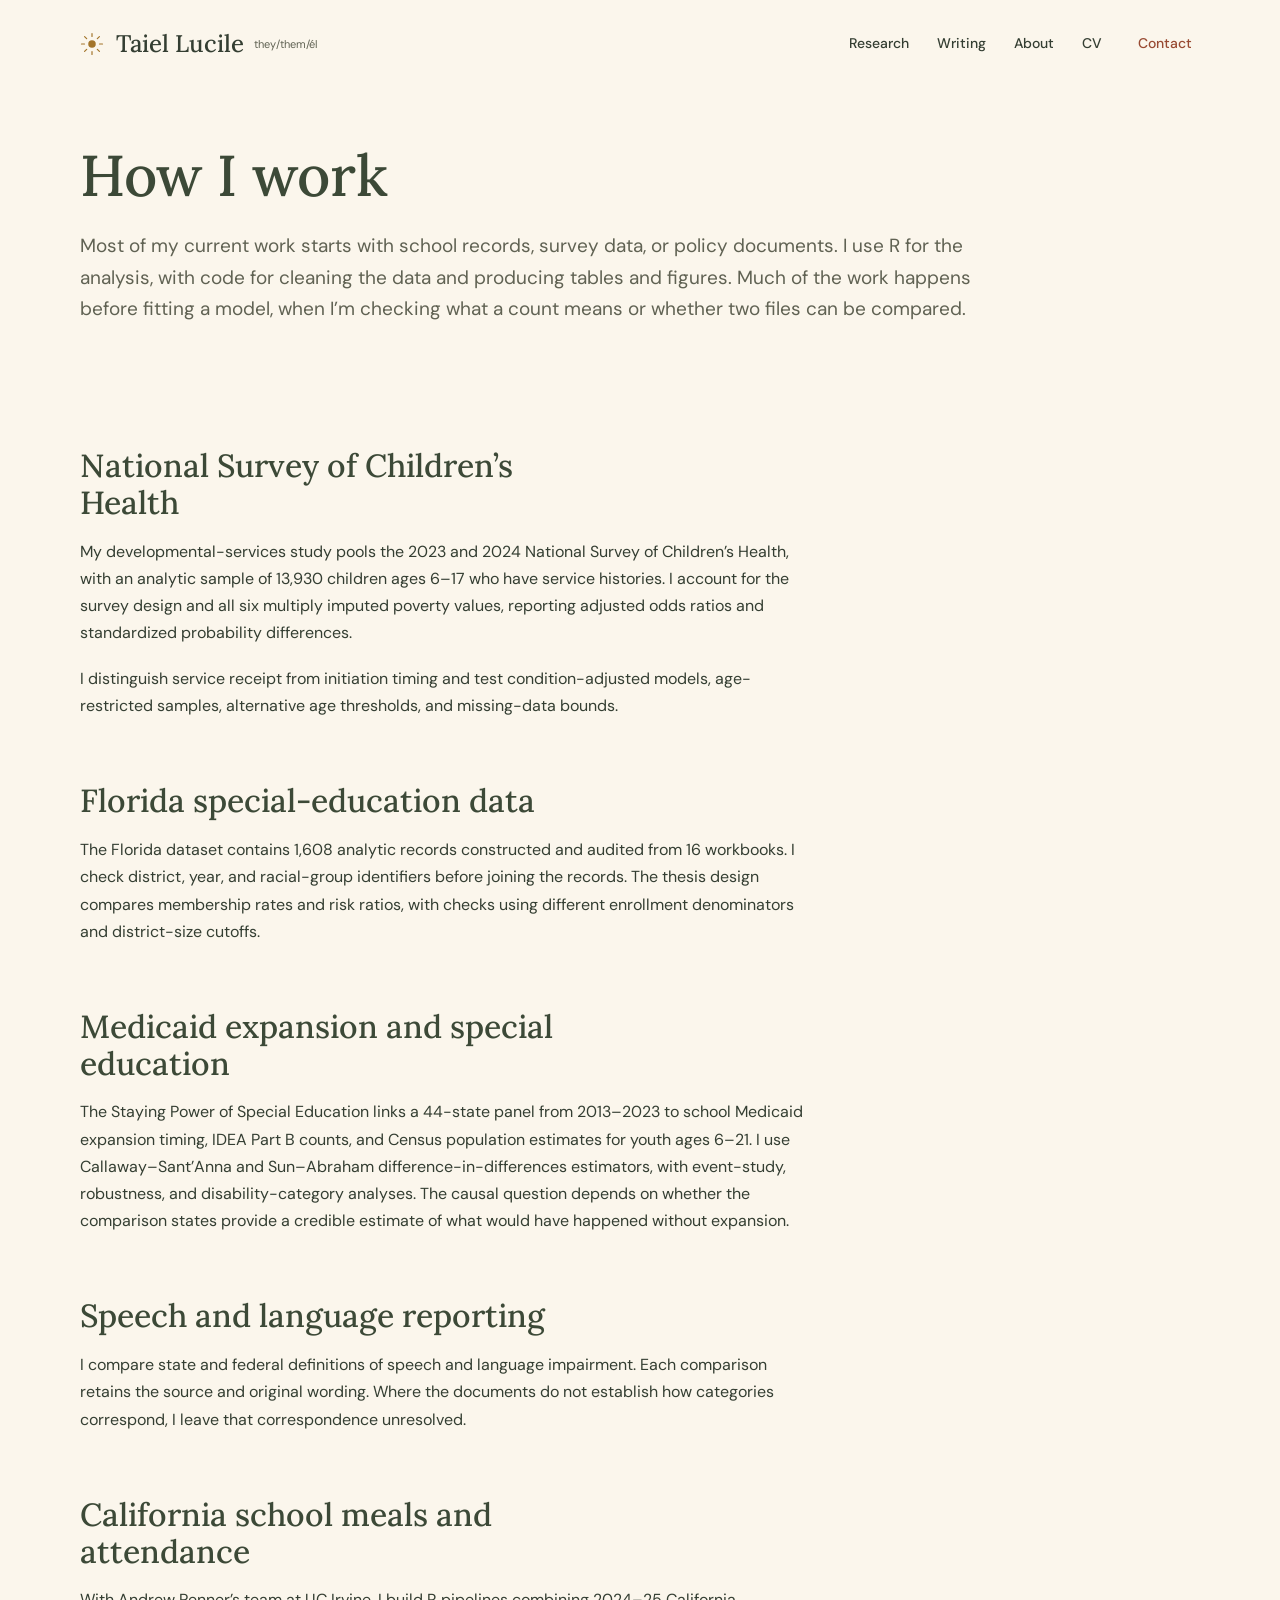
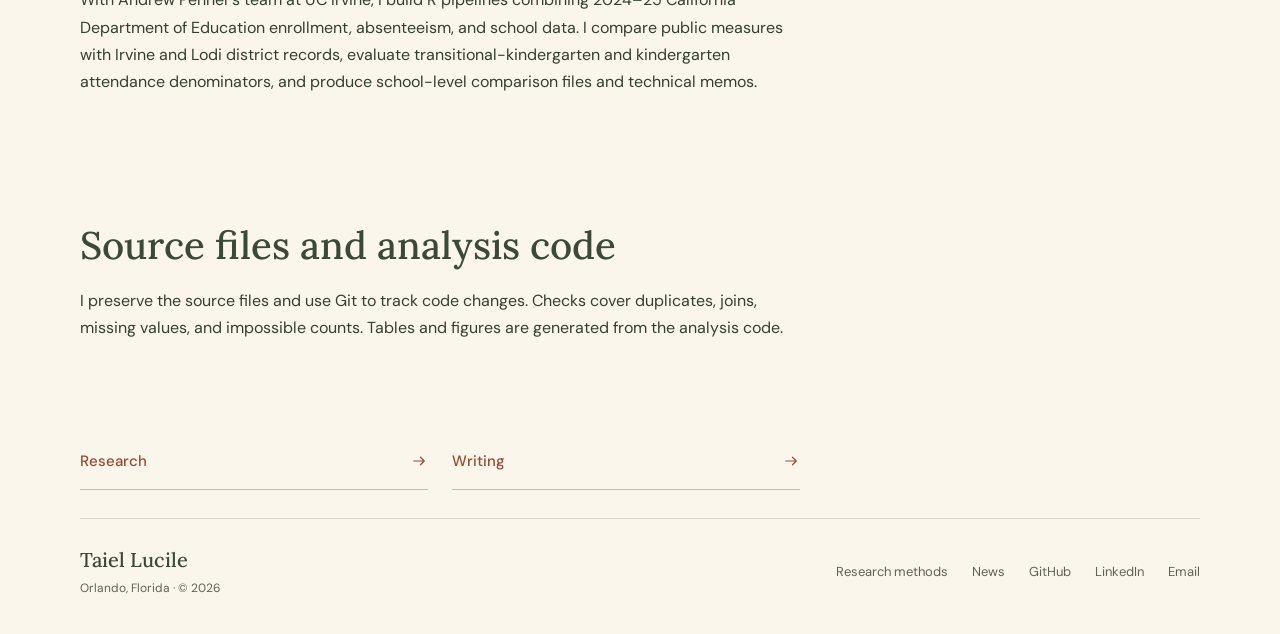
<file: methods.html>
<!DOCTYPE html>

<html lang="en"><head><meta charset="utf-8"/><meta content="width=device-width,initial-scale=1" name="viewport"/><meta content="How Taiel Lucile uses administrative records, surveys, and policy documents to study institutional definitions, decisions, and support." name="description"/><meta content="#fbf6ec" name="theme-color"/><link href="/favicon.svg?v=20261108-radiant" rel="icon" type="image/svg+xml"/><title>Research Methods | Taiel Lucile</title><link rel="preload" href="assets/fonts/lora.woff" as="font" type="font/woff" crossorigin/><link rel="preload" href="assets/fonts/dm-sans.woff" as="font" type="font/woff" crossorigin/><link href="styles.css?v=20261109-project-index" rel="stylesheet"/><link href="https://taielucile.github.io/methods.html" rel="canonical"/><meta content="website" property="og:type"/><meta content="Taiel Lucile" property="og:site_name"/><meta content="Research Methods | Taiel Lucile" property="og:title"/><meta content="How Taiel Lucile uses administrative records, surveys, and policy documents to study institutional definitions, decisions, and support." property="og:description"/><meta content="https://taielucile.github.io/methods.html" property="og:url"/><script src="site.js?v=20261108-radiant" defer></script></head><body class="notebook-site methods-page"><a class="skip-link" href="#main-content">Skip to content</a><header class="site-header"><a class="brand" href="index.html" aria-label="Taiel Lucile, home"><svg class="brand-sun" aria-hidden="true" viewBox="0 0 32 32" fill="none"><circle cx="16" cy="16" r="5" fill="currentColor"/><path d="M16 2v4m0 20v4M2 16h4m20 0h4M6.1 6.1l2.8 2.8m14.2 14.2 2.8 2.8M6.1 25.9l2.8-2.8M23.1 8.9l2.8-2.8" stroke="currentColor" stroke-width="1.6" stroke-linecap="round"/></svg><span>Taiel Lucile</span><small>they/them/él</small></a><button class="menu-toggle" aria-expanded="false" aria-controls="primary-nav" type="button" hidden>Menu <span class="menu-symbol" aria-hidden="true"></span></button><nav id="primary-nav" aria-label="Primary navigation"><a href="research.html">Research</a><a href="publications.html">Writing</a><a href="about.html">About</a><a href="cv.html">CV</a><a class="nav-contact" href="mailto:taiel@ucf.edu">Contact</a></nav></header><main id="main-content">
<section class="pagehead"><h1>How I work</h1><p class="lede">Most of my current work starts with school records, survey data, or policy documents. I use R for the analysis, with code for cleaning the data and producing tables and figures. Much of the work happens before fitting a model, when I’m checking what a count means or whether two files can be compared.</p></section>
<section class="method-evidence">
<article><div><h2>National Survey of Children’s Health</h2><p>My developmental-services study pools the 2023 and 2024 National Survey of Children’s Health, with an analytic sample of 13,930 children ages 6–17 who have service histories. I account for the survey design and all six multiply imputed poverty values, reporting adjusted odds ratios and standardized probability differences.</p><p>I distinguish service receipt from initiation timing and test condition-adjusted models, age-restricted samples, alternative age thresholds, and missing-data bounds.</p></div></article>
<article><div><h2>Florida special-education data</h2><p>The Florida dataset contains 1,608 analytic records constructed and audited from 16 workbooks. I check district, year, and racial-group identifiers before joining the records. The thesis design compares membership rates and risk ratios, with checks using different enrollment denominators and district-size cutoffs.</p></div></article>
<article><div><h2>Medicaid expansion and special education</h2><p>The Staying Power of Special Education links a 44-state panel from 2013–2023 to school Medicaid expansion timing, IDEA Part B counts, and Census population estimates for youth ages 6–21. I use Callaway–Sant’Anna and Sun–Abraham difference-in-differences estimators, with event-study, robustness, and disability-category analyses. The causal question depends on whether the comparison states provide a credible estimate of what would have happened without expansion.</p></div></article>
<article><div><h2>Speech and language reporting</h2><p>I compare state and federal definitions of speech and language impairment. Each comparison retains the source and original wording. Where the documents do not establish how categories correspond, I leave that correspondence unresolved.</p></div></article>
<article><div><h2>California school meals and attendance</h2><p>With Andrew Penner’s team at UC Irvine, I build R pipelines combining 2024–25 California Department of Education enrollment, absenteeism, and school data. I compare public measures with Irvine and Lodi district records, evaluate transitional-kindergarten and kindergarten attendance denominators, and produce school-level comparison files and technical memos.</p></div></article></section>
<section class="feature workflow-feature"><div><h2>Source files and analysis code</h2><p>I preserve the source files and use Git to track code changes. Checks cover duplicates, joins, missing values, and impossible counts. Tables and figures are generated from the analysis code.</p></div></section>
<nav aria-label="Keep reading" class="next-nav"><a href="research.html" class="route-link"><span class="action-label">Research</span><svg class="action-icon" viewBox="0 0 24 24" fill="none" aria-hidden="true" focusable="false"><path d="M5 12h14m-5-5 5 5-5 5" stroke="currentColor" stroke-width="1.6" stroke-linecap="round" stroke-linejoin="round"/></svg></a><a href="publications.html" class="route-link"><span class="action-label">Writing</span><svg class="action-icon" viewBox="0 0 24 24" fill="none" aria-hidden="true" focusable="false"><path d="M5 12h14m-5-5 5 5-5 5" stroke="currentColor" stroke-width="1.6" stroke-linecap="round" stroke-linejoin="round"/></svg></a></nav></main><footer class="site-footer"><div><a class="footer-name" href="index.html">Taiel Lucile</a><span>Orlando, Florida · © 2026</span></div><nav aria-label="Further information"><a href="methods.html">Research methods</a><a href="news.html">News</a><a href="https://github.com/taielucile">GitHub</a><a href="https://www.linkedin.com/in/luciletaiel">LinkedIn</a><a href="mailto:taiel@ucf.edu">Email</a></nav></footer></body></html>
</file>
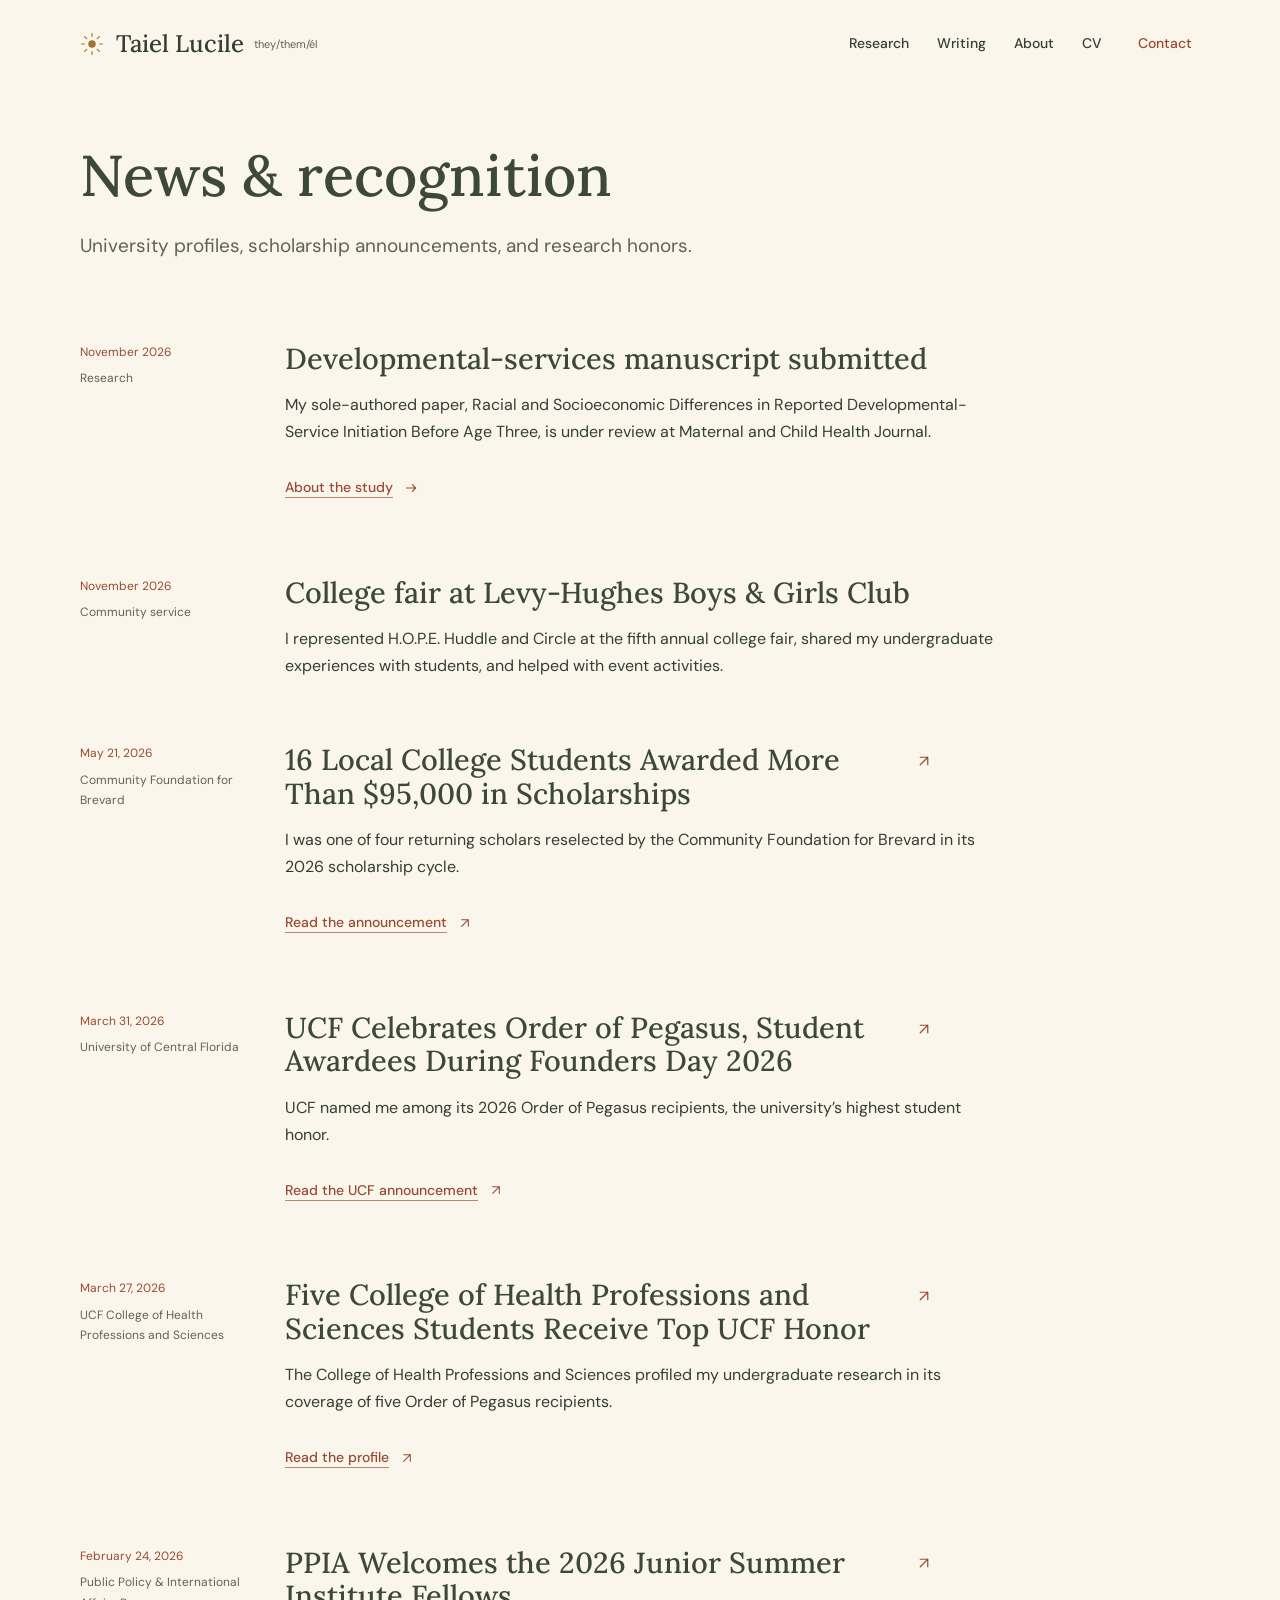
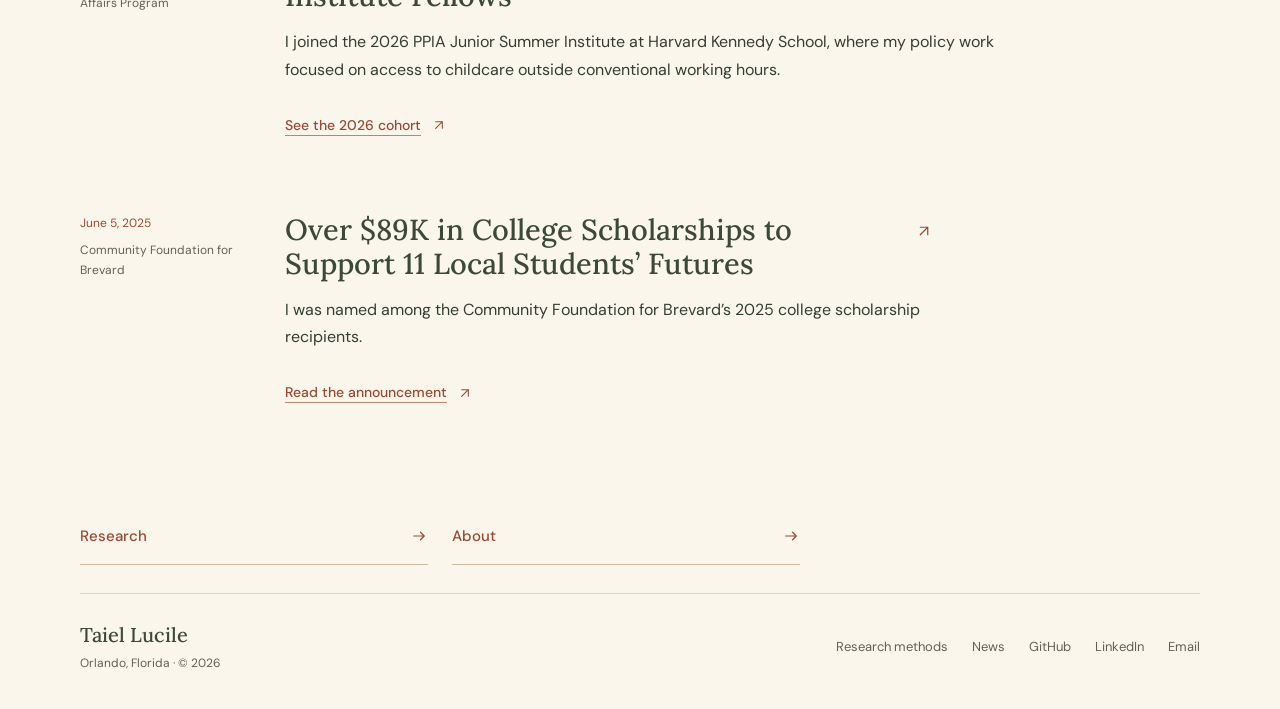
<file: news.html>
<!DOCTYPE html>

<html lang="en"><head><meta charset="utf-8"/><meta content="width=device-width,initial-scale=1" name="viewport"/><meta content="News, profiles, awards, scholarships, and other public mentions of Taiel Lucile." name="description"/><meta content="#fbf6ec" name="theme-color"/><link href="/favicon.svg?v=20261108-radiant" rel="icon" type="image/svg+xml"/><title>News &amp; Recognition | Taiel Lucile</title><link rel="preload" href="assets/fonts/lora.woff" as="font" type="font/woff" crossorigin/><link rel="preload" href="assets/fonts/dm-sans.woff" as="font" type="font/woff" crossorigin/><link href="styles.css?v=20261109-project-index" rel="stylesheet"/><link href="https://taielucile.github.io/news.html" rel="canonical"/><meta content="website" property="og:type"/><meta content="Taiel Lucile" property="og:site_name"/><meta content="News &amp; Recognition | Taiel Lucile" property="og:title"/><meta content="News, profiles, awards, scholarships, and other public mentions of Taiel Lucile." property="og:description"/><meta content="https://taielucile.github.io/news.html" property="og:url"/><script src="site.js?v=20261108-radiant" defer></script></head><body class="news-page notebook-site"><a class="skip-link" href="#main-content">Skip to content</a><header class="site-header"><a class="brand" href="index.html" aria-label="Taiel Lucile, home"><svg class="brand-sun" aria-hidden="true" viewBox="0 0 32 32" fill="none"><circle cx="16" cy="16" r="5" fill="currentColor"/><path d="M16 2v4m0 20v4M2 16h4m20 0h4M6.1 6.1l2.8 2.8m14.2 14.2 2.8 2.8M6.1 25.9l2.8-2.8M23.1 8.9l2.8-2.8" stroke="currentColor" stroke-width="1.6" stroke-linecap="round"/></svg><span>Taiel Lucile</span><small>they/them/él</small></a><button class="menu-toggle" aria-expanded="false" aria-controls="primary-nav" type="button" hidden>Menu <span class="menu-symbol" aria-hidden="true"></span></button><nav id="primary-nav" aria-label="Primary navigation"><a href="research.html">Research</a><a href="publications.html">Writing</a><a href="about.html">About</a><a href="cv.html">CV</a><a class="nav-contact" href="mailto:taiel@ucf.edu">Contact</a></nav></header><main id="main-content"><section class="pagehead news-head"><h1>News &amp; recognition</h1><p class="lede">University profiles, scholarship announcements, and research honors.</p></section><section aria-label="News and mentions" class="news-list"><article class="news-item"><div class="news-meta"><time datetime="2026-11">November 2026</time>Research</div><div><h2>Developmental-services manuscript submitted</h2><p>My sole-authored paper, Racial and Socioeconomic Differences in Reported Developmental-Service Initiation Before Age Three, is under review at Maternal and Child Health Journal.</p><a class="textlink" href="research.html#who-gets-help"><span class="action-label">About the study</span><svg class="action-icon" viewBox="0 0 24 24" fill="none" aria-hidden="true" focusable="false"><path d="M5 12h14m-5-5 5 5-5 5" stroke="currentColor" stroke-width="1.6" stroke-linecap="round" stroke-linejoin="round"/></svg></a></div></article><article class="news-item"><div class="news-meta"><time datetime="2026-11">November 2026</time>Community service</div><div><h2>College fair at Levy-Hughes Boys &amp; Girls Club</h2><p>I represented H.O.P.E. Huddle and Circle at the fifth annual college fair, shared my undergraduate experiences with students, and helped with event activities.</p></div></article>
<article class="news-item"><div class="news-meta"><time datetime="2026-05-21">May 21, 2026</time><span>Community Foundation for Brevard</span></div><div><h2><a href="https://cfbrevard.org/16-brevard-college-students-awarded-more-than-95k-in-scholarships/" class="title-link"><span class="title-link-label">16 Local College Students Awarded More Than $95,000 in Scholarships</span><svg class="action-icon" viewBox="0 0 24 24" fill="none" aria-hidden="true" focusable="false"><path d="M7 17 17 7M7 7h10v10" stroke="currentColor" stroke-width="1.6" stroke-linecap="round" stroke-linejoin="round"/></svg></a></h2><p>I was one of four returning scholars reselected by the Community Foundation for Brevard in its 2026 scholarship cycle.</p><a class="textlink" href="https://cfbrevard.org/16-brevard-college-students-awarded-more-than-95k-in-scholarships/"><span class="action-label">Read the announcement</span><svg class="action-icon" viewBox="0 0 24 24" fill="none" aria-hidden="true" focusable="false"><path d="M7 17 17 7M7 7h10v10" stroke="currentColor" stroke-width="1.6" stroke-linecap="round" stroke-linejoin="round"/></svg></a></div></article>
<article class="news-item"><div class="news-meta"><time datetime="2026-03-31">March 31, 2026</time><span>University of Central Florida</span></div><div><h2><a href="https://www.ucf.edu/news/founders-day-2026-student-awardees/" class="title-link"><span class="title-link-label">UCF Celebrates Order of Pegasus, Student Awardees During Founders Day 2026</span><svg class="action-icon" viewBox="0 0 24 24" fill="none" aria-hidden="true" focusable="false"><path d="M7 17 17 7M7 7h10v10" stroke="currentColor" stroke-width="1.6" stroke-linecap="round" stroke-linejoin="round"/></svg></a></h2><p>UCF named me among its 2026 Order of Pegasus recipients, the university’s highest student honor.</p><a class="textlink" href="https://www.ucf.edu/news/founders-day-2026-student-awardees/"><span class="action-label">Read the UCF announcement</span><svg class="action-icon" viewBox="0 0 24 24" fill="none" aria-hidden="true" focusable="false"><path d="M7 17 17 7M7 7h10v10" stroke="currentColor" stroke-width="1.6" stroke-linecap="round" stroke-linejoin="round"/></svg></a></div></article>
<article class="news-item"><div class="news-meta"><time datetime="2026-03-27">March 27, 2026</time><span>UCF College of Health Professions and Sciences</span></div><div><h2><a href="https://healthprofessions.ucf.edu/news/five-college-of-health-professions-and-sciences-students-receive-top-ucf-honor/" class="title-link"><span class="title-link-label">Five College of Health Professions and Sciences Students Receive Top UCF Honor</span><svg class="action-icon" viewBox="0 0 24 24" fill="none" aria-hidden="true" focusable="false"><path d="M7 17 17 7M7 7h10v10" stroke="currentColor" stroke-width="1.6" stroke-linecap="round" stroke-linejoin="round"/></svg></a></h2><p>The College of Health Professions and Sciences profiled my undergraduate research in its coverage of five Order of Pegasus recipients.</p><a class="textlink" href="https://healthprofessions.ucf.edu/news/five-college-of-health-professions-and-sciences-students-receive-top-ucf-honor/"><span class="action-label">Read the profile</span><svg class="action-icon" viewBox="0 0 24 24" fill="none" aria-hidden="true" focusable="false"><path d="M7 17 17 7M7 7h10v10" stroke="currentColor" stroke-width="1.6" stroke-linecap="round" stroke-linejoin="round"/></svg></a></div></article>
<article class="news-item"><div class="news-meta"><time datetime="2026-02-24">February 24, 2026</time><span>Public Policy &amp; International Affairs Program</span></div><div><h2><a href="https://www.ppiaprogram.org/2026-ppia-fellows-junior-summer-institute" class="title-link"><span class="title-link-label">PPIA Welcomes the 2026 Junior Summer Institute Fellows</span><svg class="action-icon" viewBox="0 0 24 24" fill="none" aria-hidden="true" focusable="false"><path d="M7 17 17 7M7 7h10v10" stroke="currentColor" stroke-width="1.6" stroke-linecap="round" stroke-linejoin="round"/></svg></a></h2><p>I joined the 2026 PPIA Junior Summer Institute at Harvard Kennedy School, where my policy work focused on access to childcare outside conventional working hours. </p><a class="textlink" href="https://www.ppiaprogram.org/2026-ppia-fellows-junior-summer-institute"><span class="action-label">See the 2026 cohort</span><svg class="action-icon" viewBox="0 0 24 24" fill="none" aria-hidden="true" focusable="false"><path d="M7 17 17 7M7 7h10v10" stroke="currentColor" stroke-width="1.6" stroke-linecap="round" stroke-linejoin="round"/></svg></a></div></article>
<article class="news-item"><div class="news-meta"><time datetime="2025-06-05">June 5, 2025</time><span>Community Foundation for Brevard</span></div><div><h2><a href="https://cfbrevard.org/over-89k-in-college-scholarships-going-to-brevard-students/" class="title-link"><span class="title-link-label">Over $89K in College Scholarships to Support 11 Local Students’ Futures</span><svg class="action-icon" viewBox="0 0 24 24" fill="none" aria-hidden="true" focusable="false"><path d="M7 17 17 7M7 7h10v10" stroke="currentColor" stroke-width="1.6" stroke-linecap="round" stroke-linejoin="round"/></svg></a></h2><p>I was named among the Community Foundation for Brevard’s 2025 college scholarship recipients.</p><a class="textlink" href="https://cfbrevard.org/over-89k-in-college-scholarships-going-to-brevard-students/"><span class="action-label">Read the announcement</span><svg class="action-icon" viewBox="0 0 24 24" fill="none" aria-hidden="true" focusable="false"><path d="M7 17 17 7M7 7h10v10" stroke="currentColor" stroke-width="1.6" stroke-linecap="round" stroke-linejoin="round"/></svg></a></div></article>
</section><nav aria-label="Keep reading" class="next-nav"><a href="research.html" class="route-link"><span class="action-label">Research</span><svg class="action-icon" viewBox="0 0 24 24" fill="none" aria-hidden="true" focusable="false"><path d="M5 12h14m-5-5 5 5-5 5" stroke="currentColor" stroke-width="1.6" stroke-linecap="round" stroke-linejoin="round"/></svg></a><a href="about.html" class="route-link"><span class="action-label">About</span><svg class="action-icon" viewBox="0 0 24 24" fill="none" aria-hidden="true" focusable="false"><path d="M5 12h14m-5-5 5 5-5 5" stroke="currentColor" stroke-width="1.6" stroke-linecap="round" stroke-linejoin="round"/></svg></a></nav></main><footer class="site-footer"><div><a class="footer-name" href="index.html">Taiel Lucile</a><span>Orlando, Florida · © 2026</span></div><nav aria-label="Further information"><a href="methods.html">Research methods</a><a href="news.html">News</a><a href="https://github.com/taielucile">GitHub</a><a href="https://www.linkedin.com/in/luciletaiel">LinkedIn</a><a href="mailto:taiel@ucf.edu">Email</a></nav></footer></body></html>
</file>
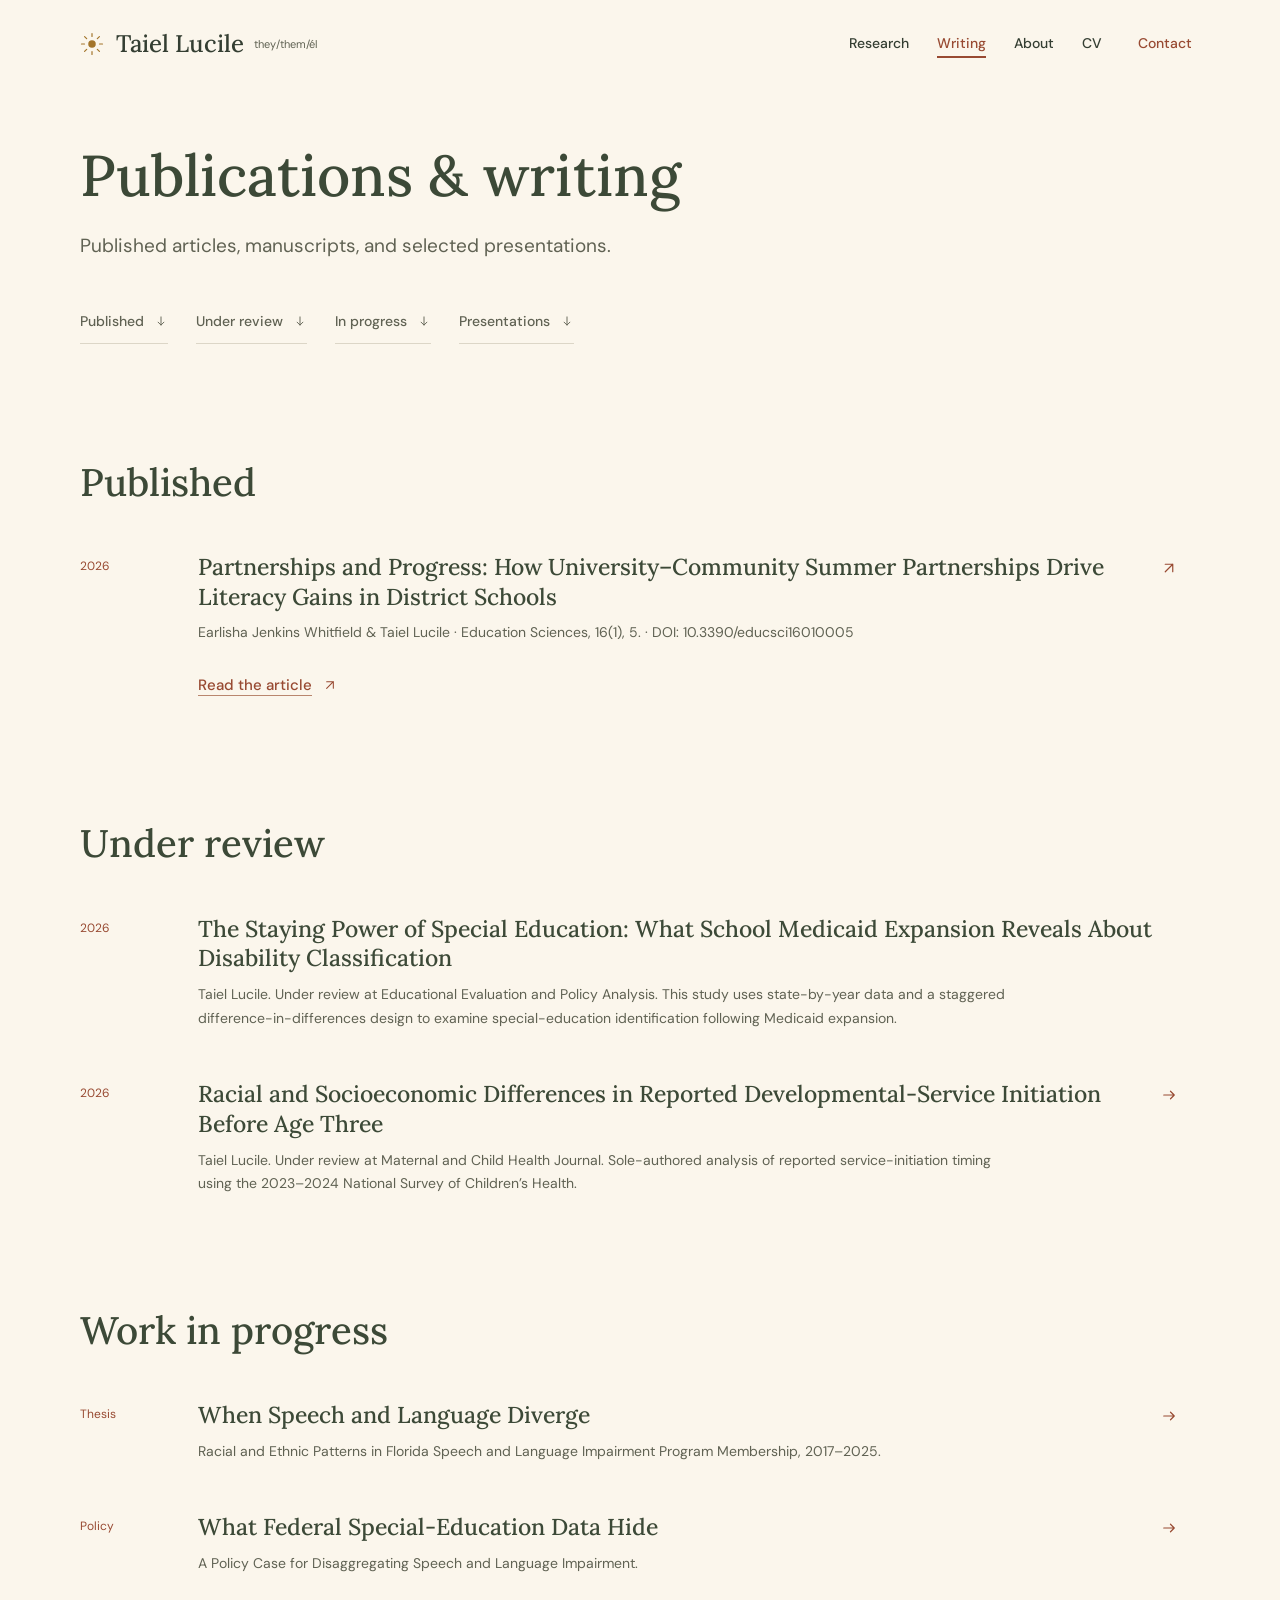
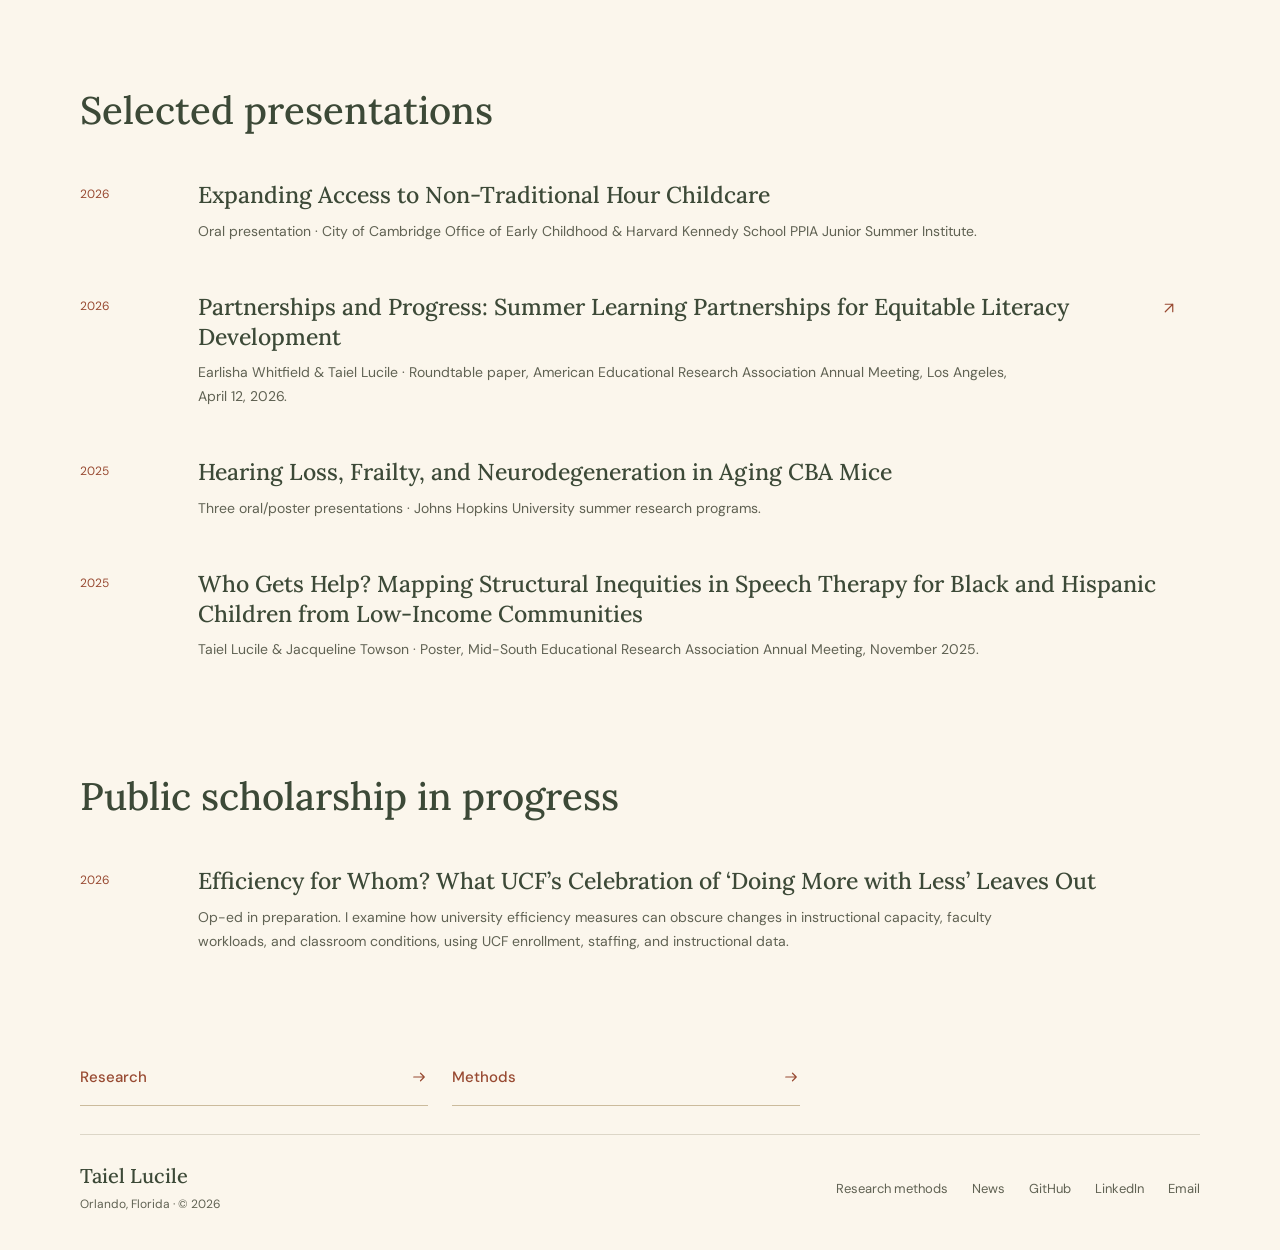
<file: publications.html>
<!DOCTYPE html>

<html lang="en"><head><meta charset="utf-8"/><meta content="width=device-width,initial-scale=1" name="viewport"/><meta content="Publications, manuscripts, and selected presentations by sociology researcher Taiel Lucile." name="description"/><meta content="#fbf6ec" name="theme-color"/><link href="/favicon.svg?v=20261108-radiant" rel="icon" type="image/svg+xml"/><title>Writing | Taiel Lucile</title><link rel="preload" href="assets/fonts/lora.woff" as="font" type="font/woff" crossorigin/><link rel="preload" href="assets/fonts/dm-sans.woff" as="font" type="font/woff" crossorigin/><link href="styles.css?v=20261109-project-index" rel="stylesheet"/><link href="https://taielucile.github.io/publications.html" rel="canonical"/><meta content="website" property="og:type"/><meta content="Taiel Lucile" property="og:site_name"/><meta content="Writing | Taiel Lucile" property="og:title"/><meta content="Publications, manuscripts, and selected presentations by sociology researcher Taiel Lucile." property="og:description"/><meta content="https://taielucile.github.io/publications.html" property="og:url"/><script src="site.js?v=20261108-radiant" defer></script></head><body class="writing-page notebook-site"><a class="skip-link" href="#main-content">Skip to content</a><header class="site-header"><a class="brand" href="index.html" aria-label="Taiel Lucile, home"><svg class="brand-sun" aria-hidden="true" viewBox="0 0 32 32" fill="none"><circle cx="16" cy="16" r="5" fill="currentColor"/><path d="M16 2v4m0 20v4M2 16h4m20 0h4M6.1 6.1l2.8 2.8m14.2 14.2 2.8 2.8M6.1 25.9l2.8-2.8M23.1 8.9l2.8-2.8" stroke="currentColor" stroke-width="1.6" stroke-linecap="round"/></svg><span>Taiel Lucile</span><small>they/them/él</small></a><button class="menu-toggle" aria-expanded="false" aria-controls="primary-nav" type="button" hidden>Menu <span class="menu-symbol" aria-hidden="true"></span></button><nav id="primary-nav" aria-label="Primary navigation"><a href="research.html">Research</a><a aria-current="page" href="publications.html">Writing</a><a href="about.html">About</a><a href="cv.html">CV</a><a class="nav-contact" href="mailto:taiel@ucf.edu">Contact</a></nav></header><main id="main-content"><section class="pagehead writing-head"><div class="writing-head-copy"><h1>Publications &amp; writing</h1><p class="lede">Published articles, manuscripts, and selected presentations.</p></div><nav aria-label="Writing sections" class="writing-shortcuts page-index"><a href="#published"><span class="action-label">Published</span><svg class="action-icon" viewBox="0 0 24 24" fill="none" aria-hidden="true" focusable="false"><path d="M12 5v14m-5-5 5 5 5-5" stroke="currentColor" stroke-width="1.6" stroke-linecap="round" stroke-linejoin="round"/></svg></a><a href="#under-review"><span class="action-label">Under review</span><svg class="action-icon" viewBox="0 0 24 24" fill="none" aria-hidden="true" focusable="false"><path d="M12 5v14m-5-5 5 5 5-5" stroke="currentColor" stroke-width="1.6" stroke-linecap="round" stroke-linejoin="round"/></svg></a><a href="#manuscripts"><span class="action-label">In progress</span><svg class="action-icon" viewBox="0 0 24 24" fill="none" aria-hidden="true" focusable="false"><path d="M12 5v14m-5-5 5 5 5-5" stroke="currentColor" stroke-width="1.6" stroke-linecap="round" stroke-linejoin="round"/></svg></a><a href="#presentations"><span class="action-label">Presentations</span><svg class="action-icon" viewBox="0 0 24 24" fill="none" aria-hidden="true" focusable="false"><path d="M12 5v14m-5-5 5 5 5-5" stroke="currentColor" stroke-width="1.6" stroke-linecap="round" stroke-linejoin="round"/></svg></a></nav></section><section class="writing-section published-section" id="published"><h2>Published</h2><div class="pub"><p class="year">2026</p><div><h3><a class="title-link" href="https://doi.org/10.3390/educsci16010005"><span class="title-link-label">Partnerships and Progress: How University–Community Summer Partnerships Drive Literacy Gains in District Schools</span><svg class="action-icon" viewBox="0 0 24 24" fill="none" aria-hidden="true" focusable="false"><path d="M7 17 17 7M7 7h10v10" stroke="currentColor" stroke-width="1.6" stroke-linecap="round" stroke-linejoin="round"/></svg></a></h3><p>Earlisha Jenkins Whitfield &amp; Taiel Lucile · Education Sciences, 16(1), 5. · DOI: 10.3390/educsci16010005</p><a class="textlink" href="https://doi.org/10.3390/educsci16010005"><span class="action-label">Read the article</span><svg class="action-icon" viewBox="0 0 24 24" fill="none" aria-hidden="true" focusable="false"><path d="M7 17 17 7M7 7h10v10" stroke="currentColor" stroke-width="1.6" stroke-linecap="round" stroke-linejoin="round"/></svg></a></div></div></section><section class="writing-section review-section" id="under-review"><h2>Under review</h2><div class="pub"><p class="year">2026</p><div><h3>The Staying Power of Special Education: What School Medicaid Expansion Reveals About Disability Classification</h3><p>Taiel Lucile. Under review at Educational Evaluation and Policy Analysis. This study uses state-by-year data and a staggered difference-in-differences design to examine special-education identification following Medicaid expansion.</p></div></div><div class="pub"><p class="year">2026</p><div><h3><a href="research.html#who-gets-help" class="title-link"><span class="title-link-label">Racial and Socioeconomic Differences in Reported Developmental-Service Initiation Before Age Three</span><svg class="action-icon" viewBox="0 0 24 24" fill="none" aria-hidden="true" focusable="false"><path d="M5 12h14m-5-5 5 5-5 5" stroke="currentColor" stroke-width="1.6" stroke-linecap="round" stroke-linejoin="round"/></svg></a></h3><p>Taiel Lucile. Under review at Maternal and Child Health Journal. Sole-authored analysis of reported service-initiation timing using the 2023–2024 National Survey of Children’s Health.</p></div></div></section><section class="writing-section manuscripts-section" id="manuscripts"><h2>Work in progress</h2><div class="pub"><p class="year">Thesis</p><div><h3><a href="research.html#speech-language" class="title-link"><span class="title-link-label">When Speech and Language Diverge</span><svg class="action-icon" viewBox="0 0 24 24" fill="none" aria-hidden="true" focusable="false"><path d="M5 12h14m-5-5 5 5-5 5" stroke="currentColor" stroke-width="1.6" stroke-linecap="round" stroke-linejoin="round"/></svg></a></h3><p>Racial and Ethnic Patterns in Florida Speech and Language Impairment Program Membership, 2017–2025.</p></div></div><div class="pub"><p class="year">Policy</p><div><h3><a href="research.html#federal-sli" class="title-link"><span class="title-link-label">What Federal Special-Education Data Hide</span><svg class="action-icon" viewBox="0 0 24 24" fill="none" aria-hidden="true" focusable="false"><path d="M5 12h14m-5-5 5 5-5 5" stroke="currentColor" stroke-width="1.6" stroke-linecap="round" stroke-linejoin="round"/></svg></a></h3><p>A Policy Case for Disaggregating Speech and Language Impairment.</p></div></div></section><section class="writing-section presentations-section" id="presentations"><h2>Selected presentations</h2><div class="pub"><p class="year">2026</p><div><h3>Expanding Access to Non-Traditional Hour Childcare</h3><p>Oral presentation · City of Cambridge Office of Early Childhood &amp; Harvard Kennedy School PPIA Junior Summer Institute.</p></div></div><div class="pub"><p class="year">2026</p><div><h3><a href="https://doi.org/10.3102/2285127" class="title-link"><span class="title-link-label">Partnerships and Progress: Summer Learning Partnerships for Equitable Literacy Development</span><svg class="action-icon" viewBox="0 0 24 24" fill="none" aria-hidden="true" focusable="false"><path d="M7 17 17 7M7 7h10v10" stroke="currentColor" stroke-width="1.6" stroke-linecap="round" stroke-linejoin="round"/></svg></a></h3><p>Earlisha Whitfield &amp; Taiel Lucile · Roundtable paper, American Educational Research Association Annual Meeting, Los Angeles, April 12, 2026.</p></div></div><div class="pub"><p class="year">2025</p><div><h3>Hearing Loss, Frailty, and Neurodegeneration in Aging CBA Mice</h3><p>Three oral/poster presentations · Johns Hopkins University summer research programs.</p></div></div><div class="pub"><p class="year">2025</p><div><h3>Who Gets Help? Mapping Structural Inequities in Speech Therapy for Black and Hispanic Children from Low-Income Communities</h3><p>Taiel Lucile &amp; Jacqueline Towson · Poster, Mid-South Educational Research Association Annual Meeting, November 2025.</p></div></div></section><section class="writing-section" id="public-scholarship"><h2>Public scholarship in progress</h2><div class="pub"><p class="year">2026</p><div><h3>Efficiency for Whom? What UCF’s Celebration of ‘Doing More with Less’ Leaves Out</h3><p>Op-ed in preparation. I examine how university efficiency measures can obscure changes in instructional capacity, faculty workloads, and classroom conditions, using UCF enrollment, staffing, and instructional data.</p></div></div></section><nav aria-label="Keep reading" class="next-nav"><a href="research.html" class="route-link"><span class="action-label">Research</span><svg class="action-icon" viewBox="0 0 24 24" fill="none" aria-hidden="true" focusable="false"><path d="M5 12h14m-5-5 5 5-5 5" stroke="currentColor" stroke-width="1.6" stroke-linecap="round" stroke-linejoin="round"/></svg></a><a href="methods.html" class="route-link"><span class="action-label">Methods</span><svg class="action-icon" viewBox="0 0 24 24" fill="none" aria-hidden="true" focusable="false"><path d="M5 12h14m-5-5 5 5-5 5" stroke="currentColor" stroke-width="1.6" stroke-linecap="round" stroke-linejoin="round"/></svg></a></nav></main><footer class="site-footer"><div><a class="footer-name" href="index.html">Taiel Lucile</a><span>Orlando, Florida · © 2026</span></div><nav aria-label="Further information"><a href="methods.html">Research methods</a><a href="news.html">News</a><a href="https://github.com/taielucile">GitHub</a><a href="https://www.linkedin.com/in/luciletaiel">LinkedIn</a><a href="mailto:taiel@ucf.edu">Email</a></nav></footer></body></html>
</file>
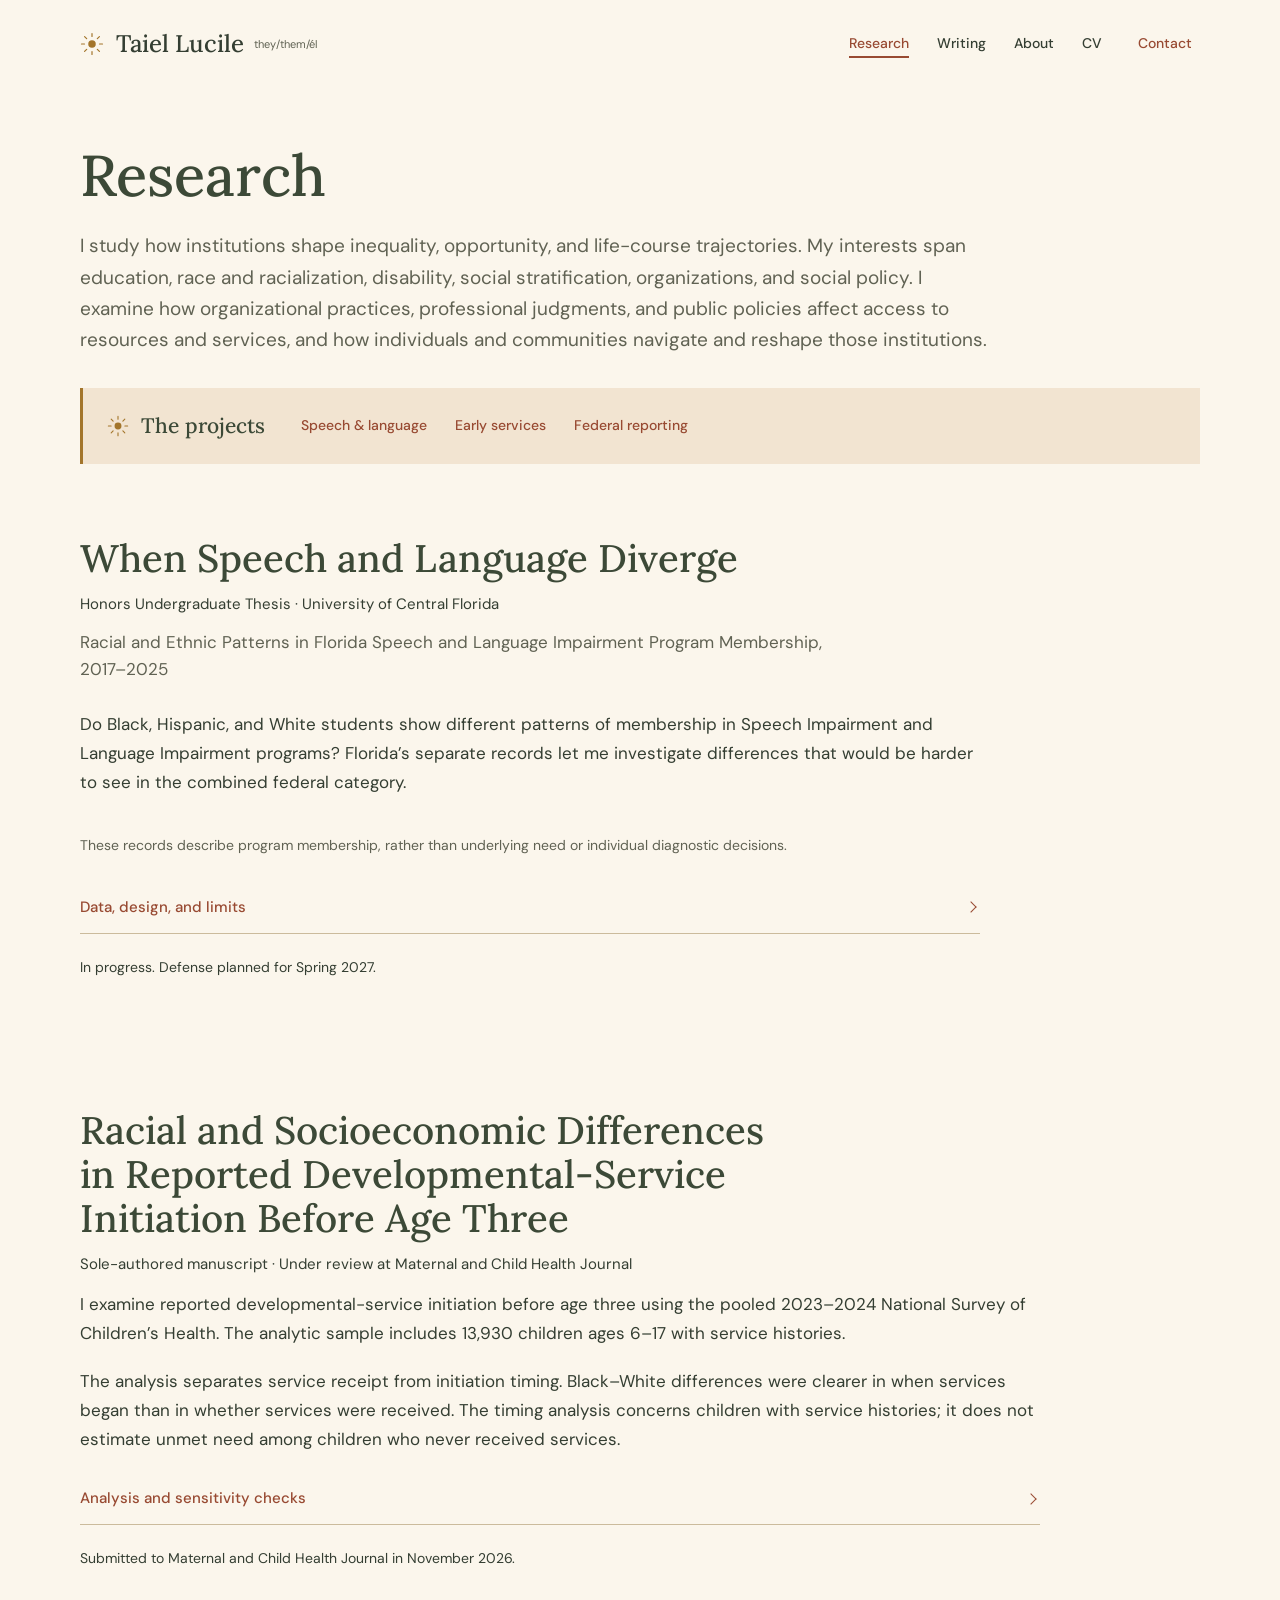
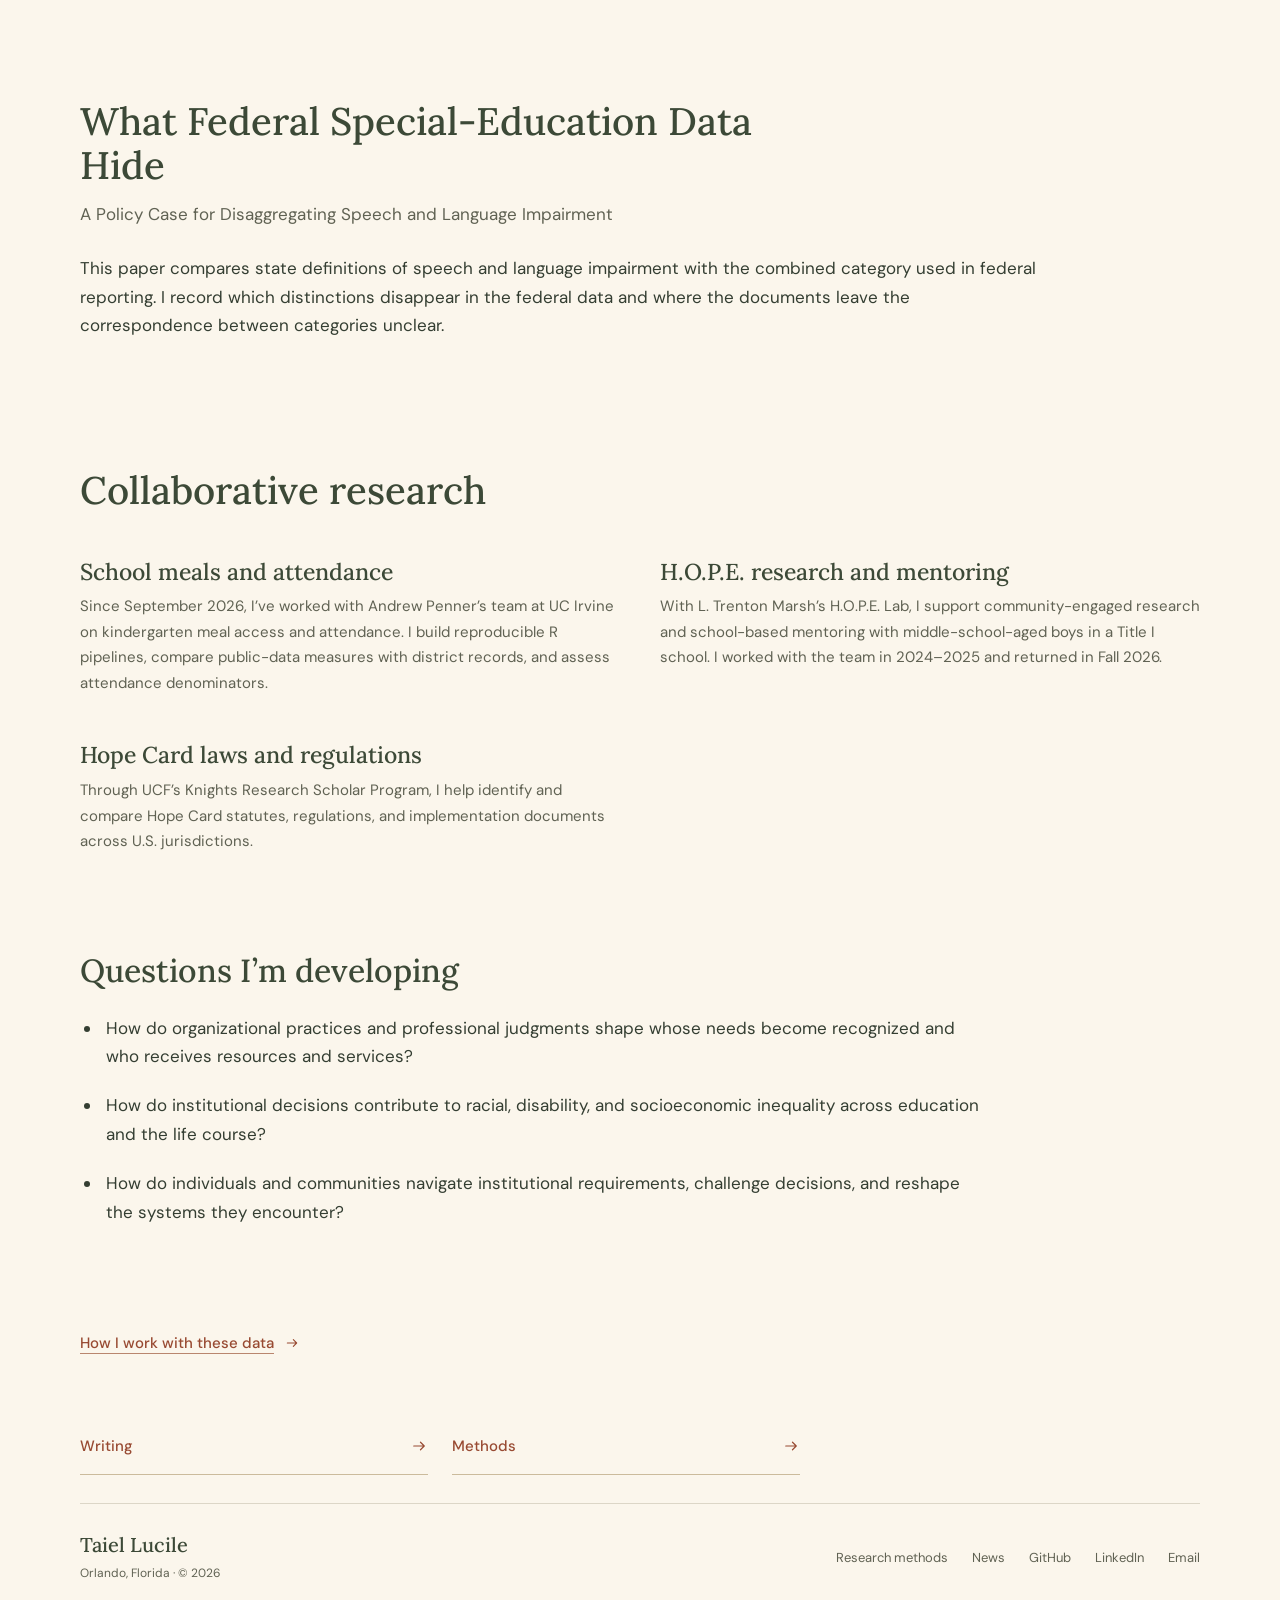
<file: research.html>
<!DOCTYPE html>

<html lang="en"><head><meta charset="utf-8"/><meta content="width=device-width,initial-scale=1" name="viewport"/><meta content="Research by Taiel Lucile on education, race and racialization, disability, organizations, stratification, the life course, and social policy." name="description"/><meta content="#fbf6ec" name="theme-color"/><link href="/favicon.svg?v=20261108-radiant" rel="icon" type="image/svg+xml"/><title>Research | Taiel Lucile</title><link rel="preload" href="assets/fonts/lora.woff" as="font" type="font/woff" crossorigin/><link rel="preload" href="assets/fonts/dm-sans.woff" as="font" type="font/woff" crossorigin/><link href="styles.css?v=20261109-project-index" rel="stylesheet"/><link href="https://taielucile.github.io/research.html" rel="canonical"/><meta content="website" property="og:type"/><meta content="Taiel Lucile" property="og:site_name"/><meta content="Research | Taiel Lucile" property="og:title"/><meta content="Research by Taiel Lucile on education, race and racialization, disability, organizations, stratification, the life course, and social policy." property="og:description"/><meta content="https://taielucile.github.io/research.html" property="og:url"/><script src="site.js?v=20261108-radiant" defer></script></head><body class="research-page notebook-site"><a class="skip-link" href="#main-content">Skip to content</a><header class="site-header"><a class="brand" href="index.html" aria-label="Taiel Lucile, home"><svg class="brand-sun" aria-hidden="true" viewBox="0 0 32 32" fill="none"><circle cx="16" cy="16" r="5" fill="currentColor"/><path d="M16 2v4m0 20v4M2 16h4m20 0h4M6.1 6.1l2.8 2.8m14.2 14.2 2.8 2.8M6.1 25.9l2.8-2.8M23.1 8.9l2.8-2.8" stroke="currentColor" stroke-width="1.6" stroke-linecap="round"/></svg><span>Taiel Lucile</span><small>they/them/él</small></a><button class="menu-toggle" aria-expanded="false" aria-controls="primary-nav" type="button" hidden>Menu <span class="menu-symbol" aria-hidden="true"></span></button><nav id="primary-nav" aria-label="Primary navigation"><a aria-current="page" href="research.html">Research</a><a href="publications.html">Writing</a><a href="about.html">About</a><a href="cv.html">CV</a><a class="nav-contact" href="mailto:taiel@ucf.edu">Contact</a></nav></header><main id="main-content">

<section class="pagehead"><h1>Research</h1><p class="lede">I study how institutions shape inequality, opportunity, and life-course trajectories. My interests span education, race and racialization, disability, social stratification, organizations, and social policy. I examine how organizational practices, professional judgments, and public policies affect access to resources and services, and how individuals and communities navigate and reshape those institutions.</p></section><nav class="project-index" aria-labelledby="project-index-title">
<div class="project-index-heading"><svg aria-hidden="true" viewBox="0 0 32 32" fill="none"><circle cx="16" cy="16" r="5" fill="currentColor"/><path d="M16 2v4m0 20v4M2 16h4m20 0h4M6.1 6.1l2.8 2.8m14.2 14.2 2.8 2.8M6.1 25.9l2.8-2.8M23.1 8.9l2.8-2.8" stroke="currentColor" stroke-width="1.6" stroke-linecap="round"/></svg><h2 id="project-index-title">The projects</h2></div>
<ul><li><a href="#speech-language">Speech &amp; language</a></li><li><a href="#who-gets-help">Early services</a></li><li><a href="#federal-sli">Federal reporting</a></li></ul>
</nav><section class="project" id="speech-language"><h2>When Speech and Language Diverge</h2><p class="project-kind">Honors Undergraduate Thesis · University of Central Florida</p><p class="subtitle">Racial and Ethnic Patterns in Florida Speech and Language Impairment Program Membership, 2017–2025</p>
<div class="projectgrid"><p id="sl-question">Do Black, Hispanic, and White students show different patterns of membership in Speech Impairment and Language Impairment programs? Florida’s separate records let me investigate differences that would be harder to see in the combined federal category.</p><p class="boundary">These records describe program membership, rather than underlying need or individual diagnostic decisions.</p><details class="study-detail thesis-detail"><summary>Data, design, and limits</summary><div><h3>Design</h3><p>The thesis uses 1,608 analytic records constructed and audited from 16 Florida Department of Education workbooks, covering 2017–18 through 2024–25. Analyses compare statewide and district membership patterns, rates, risk ratios, and denominator sensitivity. These are repeated cross-sectional records, so they do not follow individual students over time.</p><p id="sl-limits">These records measure program membership under Florida’s reporting rules. A difference between groups would not, on its own, establish discrimination or tell me whether individual students were correctly identified. The records also contain no account of the therapy students received or how they experienced identification.</p></div></details><p class="project-status">In progress. Defense planned for Spring 2027.</p></div></section><section class="project" id="who-gets-help"><h2>Racial and Socioeconomic Differences in Reported Developmental-Service Initiation Before Age Three</h2><p class="project-kind">Sole-authored manuscript · Under review at Maternal and Child Health Journal</p><p>I examine reported developmental-service initiation before age three using the pooled 2023–2024 National Survey of Children’s Health. The analytic sample includes 13,930 children ages 6–17 with service histories.</p><p>The analysis separates service receipt from initiation timing. Black–White differences were clearer in when services began than in whether services were received. The timing analysis concerns children with service histories; it does not estimate unmet need among children who never received services.</p><details class="study-detail analysis-detail"><summary>Analysis and sensitivity checks</summary><div><p>I account for the complex survey design and all six multiply imputed poverty values, reporting adjusted odds ratios and standardized probability differences. Sensitivity checks include condition-adjusted models, age-restricted samples, alternative age thresholds, and missing-data bounds.</p></div></details><p class="project-status">Submitted to Maternal and Child Health Journal in November 2026.</p></section><section class="project" id="federal-sli"><h2>What Federal Special-Education Data Hide</h2><p class="subtitle">A Policy Case for Disaggregating Speech and Language Impairment</p>
<p>This paper compares state definitions of speech and language impairment with the combined category used in federal reporting. I record which distinctions disappear in the federal data and where the documents leave the correspondence between categories unclear.</p></section><section class="collaborative-research"><h2>Collaborative research</h2><div class="grid two"><article><h3>School meals and attendance</h3><p>Since September 2026, I’ve worked with Andrew Penner’s team at UC Irvine on kindergarten meal access and attendance. I build reproducible R pipelines, compare public-data measures with district records, and assess attendance denominators.</p></article><article><h3>H.O.P.E. research and mentoring</h3><p>With L. Trenton Marsh’s H.O.P.E. Lab, I support community-engaged research and school-based mentoring with middle-school-aged boys in a Title I school. I worked with the team in 2024–2025 and returned in Fall 2026.</p></article><article><h3>Hope Card laws and regulations</h3><p>Through UCF’s Knights Research Scholar Program, I help identify and compare Hope Card statutes, regulations, and implementation documents across U.S. jurisdictions.</p></article></div></section><section class="research-agenda"><div class="agenda-heading"><h2>Questions I’m developing</h2></div><ul class="agenda-list"><li>How do organizational practices and professional judgments shape whose needs become recognized and who receives resources and services?</li><li>How do institutional decisions contribute to racial, disability, and socioeconomic inequality across education and the life course?</li><li>How do individuals and communities navigate institutional requirements, challenge decisions, and reshape the systems they encounter?</li></ul></section><p class="methods-link"><a class="textlink" href="methods.html"><span class="action-label">How I work with these data</span><svg class="action-icon" viewBox="0 0 24 24" fill="none" aria-hidden="true" focusable="false"><path d="M5 12h14m-5-5 5 5-5 5" stroke="currentColor" stroke-width="1.6" stroke-linecap="round" stroke-linejoin="round"/></svg></a></p><nav aria-label="Keep reading" class="next-nav"><a href="publications.html" class="route-link"><span class="action-label">Writing</span><svg class="action-icon" viewBox="0 0 24 24" fill="none" aria-hidden="true" focusable="false"><path d="M5 12h14m-5-5 5 5-5 5" stroke="currentColor" stroke-width="1.6" stroke-linecap="round" stroke-linejoin="round"/></svg></a><a href="methods.html" class="route-link"><span class="action-label">Methods</span><svg class="action-icon" viewBox="0 0 24 24" fill="none" aria-hidden="true" focusable="false"><path d="M5 12h14m-5-5 5 5-5 5" stroke="currentColor" stroke-width="1.6" stroke-linecap="round" stroke-linejoin="round"/></svg></a></nav></main><footer class="site-footer"><div><a class="footer-name" href="index.html">Taiel Lucile</a><span>Orlando, Florida · © 2026</span></div><nav aria-label="Further information"><a href="methods.html">Research methods</a><a href="news.html">News</a><a href="https://github.com/taielucile">GitHub</a><a href="https://www.linkedin.com/in/luciletaiel">LinkedIn</a><a href="mailto:taiel@ucf.edu">Email</a></nav></footer></body></html>
</file>
<file: styles.css>
@font-face{font-family:Lora;src:url("assets/fonts/lora.woff") format("woff");font-style:normal;font-weight:400 700;font-display:swap}
@font-face{font-family:"DM Sans";src:url("assets/fonts/dm-sans.woff") format("woff");font-style:normal;font-weight:100 1000;font-display:swap}
:root{--paper:#fbf6ec;--ink:#343e32;--muted:#606253;--accent:#984a32;--plum:#3c4937;--sage:#f2e4d1;--honey:#e8c17d;--gold:#a3752b;--max:1120px;--serif:Lora,Georgia,"Times New Roman",serif;--sans:"DM Sans",system-ui,-apple-system,BlinkMacSystemFont,"Segoe UI",sans-serif;--section:64px}
*{box-sizing:border-box}
::selection{background:#e6c3ae;color:#293b32}
html{background:var(--paper);scroll-behavior:smooth;scroll-padding-top:120px}
body{margin:0;background:var(--paper);color:var(--ink);font:17px/1.7 var(--sans);font-optical-sizing:auto;text-rendering:optimizeLegibility}
[hidden]{display:none!important}
header,main,footer{width:min(calc(100% - 64px),var(--max));margin-inline:auto}
body>header{min-height:88px;display:flex;align-items:center;justify-content:space-between;gap:32px}
.brand{display:inline-flex;align-items:center;gap:10px;color:var(--ink);font:500 24px/1.2 var(--serif);text-decoration:none;white-space:nowrap}
.brand-sun{width:24px;height:24px;flex:none;color:var(--gold);margin-right:2px}
.brand small{font:400 11px/1.5 var(--sans);color:var(--muted)}
nav[aria-label="Primary navigation"]{display:flex;align-items:center;gap:12px}
nav[aria-label="Primary navigation"] a[aria-current="page"]{color:var(--accent);text-decoration:underline;text-underline-offset:8px;text-decoration-thickness:1.5px}
nav[aria-label="Primary navigation"] a{display:inline-flex;align-items:center;min-height:44px;padding:6px 8px;border-radius:4px;color:var(--ink);font-size:14px;font-weight:500;text-decoration:none}
a{color:var(--accent);text-underline-offset:.22em;text-decoration-thickness:1px;text-decoration-skip-ink:auto}
a:hover{color:var(--plum);text-decoration-thickness:2px}
nav[aria-label="Primary navigation"] a:hover{color:var(--accent);background:var(--sage);text-decoration:none}

a:focus-visible,button:focus-visible,summary:focus-visible{outline:2px solid var(--accent);outline-offset:4px;border-radius:3px}
button{font:inherit;color:inherit;cursor:pointer;border:0;background:none;border-radius:0}
.skip-link{position:fixed;z-index:100;top:10px;left:10px;padding:10px 16px;background:var(--ink);color:var(--paper);transform:translateY(-160%)}
.skip-link:focus{transform:none}
h1,h2,h3{margin:0;color:var(--plum);font-family:var(--serif);font-weight:500;overflow-wrap:normal}
h1{font-size:clamp(42px,4.5vw,64px);line-height:1.08;max-width:22ch}
h2{font-size:clamp(30px,3vw,42px);line-height:1.15;max-width:26ch}
h3{font-size:23px;line-height:1.3}
p{margin:0 0 1.15em}
p:last-child{margin-bottom:0}
main>section{padding:var(--section) 0}
.pagehead{padding:56px 0 48px}
.pagehead h1{margin-bottom:24px}
.pagehead .lede{max-width:70ch}
.lede{font-size:19px;line-height:1.65;color:var(--muted)}
.subtitle,.project-subline{margin:14px 0 0;max-width:66ch;color:var(--muted);font-size:17px;line-height:1.55}
.pronouns{font-size:14px;color:var(--accent);margin:10px 0 22px}


.actions{display:flex;align-items:center;gap:24px;flex-wrap:wrap;margin-top:24px}
.button{color:var(--accent);text-decoration:underline;text-underline-offset:.22em;display:inline-flex;align-items:center;min-height:44px;font-size:14px}






body>footer{display:flex;justify-content:space-between;align-items:center;gap:24px;min-height:88px;padding:22px 0;font-size:12px;color:var(--muted)}
footer a{color:inherit}
/* Visitor paths and homepage composition */
.site-header{position:sticky;top:0;z-index:20;background:var(--paper)}
.menu-toggle{display:none}
.nav-contact{margin-left:8px;color:var(--accent)!important}




.home-page .editorial-hero-photo{padding:40px 0 64px}
.hero-composition{display:grid;grid-template-columns:minmax(0,1.15fr) minmax(0,.85fr);gap:64px;align-items:center}
.hero-copy h1{font-size:clamp(56px,6.5vw,82px);font-weight:400;line-height:1.08;max-width:none}
.hero-copy h1 span{display:block;color:var(--accent);margin-top:4px}
.hero-statement{font-size:20px;line-height:1.65;max-width:43ch;margin:28px 0 0}
.hero-followup{font-size:16px;line-height:1.75;max-width:49ch;margin:18px 0 0;color:var(--muted)}
.hero-visual{width:100%;max-width:390px;justify-self:end;min-width:0}
.home-portrait{margin:0;width:100%}
.home-portrait img{display:block;width:100%;aspect-ratio:4/5;object-fit:cover;object-position:center 36%;border-radius:2px}
.home-portrait figcaption{font:400 12px/1.5 var(--sans);color:var(--muted);margin-top:12px;text-align:left}
.selected-research{padding:40px 0 24px;scroll-margin-top:104px}
.section-heading{display:flex;align-items:center;justify-content:space-between;gap:20px;margin-bottom:12px}
.section-heading h2{font-size:34px}
.research-row{display:grid;grid-template-columns:180px minmax(0,1fr);gap:40px;padding:32px 0;border-top:1px solid #dcd6c7}
.research-context{font-size:13px;line-height:1.65;color:var(--muted);padding-top:6px}
.research-row h3{font-size:27px;line-height:1.35;max-width:37ch;font-weight:400;margin-bottom:12px}




.research-row p{max-width:62ch;font-size:16px;line-height:1.75}
cite{font-style:normal}
.home-writing{display:grid;grid-template-columns:minmax(0,.8fr) minmax(0,1.2fr);gap:48px;padding:44px 40px;background:var(--sage);margin:24px 0 0}
.home-writing h2{font-size:29px;margin-bottom:18px}
.home-writing>div>.textlink{font-size:14px}
.writing-feature{font-size:16px;min-width:0}

.writing-feature h3{font-size:31px;font-weight:400;margin-bottom:12px}


.publication-credit{font-size:14px;color:var(--muted);line-height:1.7}
.home-about{display:grid;grid-template-columns:minmax(0,.8fr) minmax(0,1.2fr);gap:48px;padding:64px 0 40px}
.home-about h2{font-size:32px;line-height:1.3;max-width:18ch}
.home-about>div p{max-width:60ch}
.home-personal{color:var(--muted);font-size:16px}
.contact-strip{display:grid;grid-template-columns:minmax(0,1fr) auto;gap:40px;align-items:end;padding:40px 0}
.contact-strip h2{font-size:32px;margin-bottom:16px}
.contact-strip p{max-width:46ch;font-size:16px}
.contact-links{display:flex;flex-wrap:wrap;gap:12px 20px;font-size:14px}




.site-footer{border-top:1px solid #dcd6c7;gap:32px;padding:28px 0 36px}
.site-footer .footer-name{font-weight:500}
.site-footer>div{display:flex;flex-direction:column;gap:6px}
.footer-name{font:400 20px var(--serif);text-decoration:none;color:var(--plum)}
.site-footer nav{display:flex;flex-wrap:wrap;gap:0 24px;justify-content:flex-end}
.site-footer nav a{min-height:44px;display:inline-flex;align-items:center;font-size:13px;text-decoration:none}
.site-footer nav a:hover{text-decoration:underline;text-underline-offset:5px}
.page-index{display:flex;flex-wrap:wrap;gap:4px 28px;padding:12px 0 24px;font-size:14px}


.project{scroll-margin-top:112px;max-width:80ch}
.research-agenda{max-width:75ch}
.research-agenda h2{font-size:32px}
.methods-link{margin:24px 0}
.cv-index{max-width:82ch;padding-bottom:32px}
.cv-section,.writing-section{scroll-margin-top:104px}
.research-jump{display:flex;flex-wrap:wrap;gap:12px 28px;padding:20px 0;font-size:13px}



.research-page .pagehead{padding-bottom:32px}
.research-agenda{display:block;padding-top:12px;padding-bottom:48px}
.agenda-list p span{font:11px/2.5 var(--sans);color:var(--accent)}
.research-lens{max-width:75ch;margin-top:28px;font-size:15px;line-height:1.65}
.research-lens b{display:block;margin-bottom:8px;font-weight:600}
.research-lens span{color:var(--muted)}
.research-lens p+p{margin-top:24px}

.project>h2{max-width:30ch}
.project>.subtitle{margin-bottom:26px}
.projectgrid{max-width:75ch;display:block;margin-top:28px}
.projectgrid h3{font-family:var(--sans);font-size:15px;font-weight:650;margin:26px 0 10px}
.projectgrid h3:first-child{margin-top:0}
.projectgrid>div:first-child{grid-column:1}
.projectgrid>div:first-child p{max-width:68ch}
.projectgrid>.detail{grid-column:2;grid-row:1 / span 2}
.detail{align-self:start;font-size:14px;line-height:1.6;padding-left:0}
.detail b{font-size:12px;font-weight:650}
.boundary{grid-column:1;font-size:14px;color:var(--muted);padding-top:18px;margin:0}
.study-details{margin:24px 0;max-width:800px}
.study-detail{padding:0}
summary{cursor:pointer;color:var(--accent);font-size:14px;line-height:1.5;padding:14px 0}
.study-detail p{font-size:15px;line-height:1.65;max-width:72ch;margin:0 0 18px}
.study-detail[open] summary{margin-bottom:4px}
.thesis-detail{margin-top:24px}

.thesis-detail>div{padding:16px 0 0;max-width:66ch}
.thesis-detail h3{margin-bottom:12px}
.thesis-detail p{font-size:16px;line-height:1.7}
.thesis-detail p:last-child{color:var(--muted);margin-top:20px}










.grid.two{display:grid;grid-template-columns:1fr 1fr;gap:0 40px;margin-top:22px}
.grid.two article{padding:22px 0}
.grid.two h3{font-size:23px;margin-bottom:8px}
.grid.two article p{font-size:15px;color:var(--muted)}
.grid.two article small{display:block;margin-top:12px;font-size:14px;line-height:1.65;max-width:50ch}
.method-evidence>article{max-width:75ch;display:block;padding:32px 0}
.method-evidence>article:first-of-type{padding-top:12px}
.method-evidence>article:last-of-type{padding-bottom:0}
.method-evidence h2{font-size:32px;margin-bottom:16px}
.method-evidence aside{padding-left:22px;font-size:13px}
.method-evidence aside b,.method-evidence aside span{display:block;margin-bottom:8px}
.method-evidence aside b{font-weight:600}
.feature{max-width:75ch;display:block}
.feature h2{margin-bottom:20px}
.writing-head{position:relative}
.writing-head-copy{max-width:760px}
.writing-shortcuts{display:flex;flex-wrap:wrap;gap:12px 28px;margin-top:26px;font-size:14px}
.writing-section>h2{margin-bottom:24px}
.writing-section{padding:44px 0}
.pub{display:grid;grid-template-columns:90px minmax(0,1fr);gap:28px;padding:24px 0}
.pub .year{font-size:12px;color:var(--accent);margin-top:4px}
.pub h3{font-size:23px;max-width:70ch;margin-bottom:10px}



.pub p:not(.year){font-size:14px;color:var(--muted);max-width:82ch}
.news-list{padding-top:0}
.news-item{display:grid;grid-template-columns:165px minmax(0,1fr);gap:40px;padding:32px 0}
.news-item:last-child{padding-bottom:0}
.news-meta{font-size:12px;color:var(--muted)}
.news-meta time{display:block;color:var(--accent);margin-bottom:6px}
.news-item h2{font-size:29px;max-width:36ch;margin-bottom:16px}


.news-item p{max-width:65ch;font-size:16px}
.news-item .textlink{font-size:14px}
.cv-page main{max-width:1000px}
.cv-section{padding:42px 0}
.cv-section>h2{font-size:30px;margin-bottom:24px}
.cv-section>p{font-size:15px;max-width:80ch}
.cv-row{display:grid;grid-template-columns:minmax(0,1fr) 150px;gap:28px;padding:22px 0}
.cv-row h3{font-family:var(--sans);font-size:16px;font-weight:600;line-height:1.5;margin-bottom:8px}
.cv-row p,.cv-entry p{font-size:14px;margin:8px 0}
.cv-row ul{font-size:14px;padding-left:20px;margin:12px 0 0}
.cv-row li+li{margin-top:6px}
.cv-row time{font-size:12px;color:var(--muted);text-align:right}
.cv-entry p{padding:14px 0;margin:0}
.print-master-cv{display:none}
/* Shared controls: labels, icons, target sizes, and interaction states. */
.action-icon{display:block;width:18px;height:18px;flex:none;overflow:visible}
.primary-action,.secondary-action{display:inline-flex;align-items:center;justify-content:center;gap:14px;min-height:48px;max-width:100%;padding:12px 20px;border:1px solid transparent;border-radius:6px;font:550 15px/1.4 var(--sans);text-decoration:none;cursor:pointer;transition:background-color .16s ease,border-color .16s ease,color .16s ease}
.primary-action{background:var(--honey);color:#393728;border-color:#dfb76f}
.primary-action:hover{background:#deb36c;border-color:#d4a65e;color:#393728}
.primary-action:active{background:#d4a65e}
.secondary-action{color:var(--ink);background:transparent;border-color:#cbbb9c}
.secondary-action:hover{color:var(--ink);background:var(--sage);border-color:#b7a17b}
.secondary-action:active{background:#eadbc3}
.hero-links{display:flex;align-items:center;flex-wrap:wrap;gap:12px;margin-top:28px}
.textlink{display:inline-flex;align-items:center;gap:10px;min-height:48px;max-width:100%;color:var(--accent);font:500 15px/1.5 var(--sans);text-decoration:none}
.textlink .action-label{text-decoration:underline;text-decoration-thickness:1px;text-underline-offset:5px;text-decoration-color:#b9866e}
.textlink:hover{color:var(--plum)}
.textlink:hover .action-label{text-decoration-color:currentColor;text-decoration-thickness:1.5px}
.textlink:active{color:var(--accent)}
.textlink .action-icon{width:16px;height:16px}
.title-link{display:grid;grid-template-columns:minmax(0,1fr) 18px;align-items:baseline;gap:16px;color:var(--plum);text-decoration:none}
.title-link-label{min-width:0}
.title-link .action-icon{color:var(--accent);align-self:start;margin-top:.3em}
.title-link:hover{color:var(--accent);text-decoration:none}
.title-link:hover .title-link-label{text-decoration:underline;text-underline-offset:.18em;text-decoration-thickness:1px}
.page-index a{display:inline-flex;align-items:center;gap:10px;min-height:44px;max-width:100%;padding:8px 0;border-bottom:1px solid #dcd6c7;color:var(--muted);text-decoration:none;font:500 14px/1.5 var(--sans)}
.page-index .action-icon{width:14px;height:14px}
.page-index .action-label{min-width:0}
.page-index a:hover{color:var(--accent);border-color:var(--accent)}
.next-nav{display:grid;grid-template-columns:repeat(2,minmax(0,1fr));gap:24px;max-width:720px;padding:28px 0}
.route-link{display:flex;align-items:center;justify-content:space-between;gap:18px;min-height:56px;padding:14px 0;border-bottom:1px solid #cbbb9c;color:var(--accent);font:500 15px/1.5 var(--sans);text-decoration:none}
.route-link:hover{color:var(--plum);border-color:var(--plum)}
.route-link:hover .action-label{text-decoration:underline;text-underline-offset:5px}
.study-detail>summary{display:flex;align-items:center;justify-content:space-between;gap:24px;min-height:52px;padding:14px 0;border-bottom:1px solid #cbbb9c;list-style:none;font:500 15px/1.5 var(--sans);text-decoration:none}
.study-detail>summary::-webkit-details-marker{display:none}
.study-detail>summary::marker{content:""}
.study-detail>summary::after{content:"";width:7px;height:7px;flex:none;margin-right:5px;border-right:1.5px solid currentColor;border-bottom:1.5px solid currentColor;transform:rotate(-45deg)}
.study-detail[open]>summary::after{transform:rotate(45deg)}
.study-detail>summary:hover{color:var(--plum);border-color:var(--plum)}
.study-detail>div{padding-top:18px}
.study-detail[open]>summary{margin-bottom:0}
.writing-feature>.textlink{margin-top:12px}
.cv-position>p{margin-bottom:8px}
.cv-position-heading{margin-bottom:10px}
@media (max-width:1100px){
.hero-composition{gap:44px;grid-template-columns:minmax(0,1.15fr) minmax(0,.85fr)}
.hero-copy h1{font-size:clamp(48px,6vw,68px)}
.hero-statement{font-size:18px}
.hero-followup{font-size:15px}
.home-page .editorial-hero-photo{padding:24px 0 52px}
.home-about,.home-writing{gap:32px}


}
@media (max-width:760px){
:root{--section:44px}
body{font-size:16px}
header,main,footer{width:calc(100% - 48px)}
body>header{display:flex;flex-wrap:wrap;gap:0 16px;justify-content:space-between;min-height:76px;padding:12px 0}
.brand{font-size:21px;gap:8px}.brand-sun{width:21px;height:21px;margin-right:0}.brand small{font-size:10px}
.site-header[data-nav-ready] .menu-toggle{display:inline-flex;align-items:center;justify-content:center;gap:10px;min-height:44px;padding:0;font-size:14px}
.menu-symbol{width:18px;height:16px;position:relative;display:block}
.menu-symbol::before,.menu-symbol::after{content:"";position:absolute;left:0;right:0;height:1px;background:currentColor;top:5px;transition:transform .16s ease}
.menu-symbol::after{top:11px}
.menu-toggle[aria-expanded="true"] .menu-symbol::before{top:8px;transform:rotate(45deg)}
.menu-toggle[aria-expanded="true"] .menu-symbol::after{top:8px;transform:rotate(-45deg)}
.site-header[data-nav-ready] nav[aria-label="Primary navigation"]{display:none}
.site-header[data-menu-open] nav[aria-label="Primary navigation"]{display:flex}
.site-header nav[aria-label="Primary navigation"]{width:100%;flex-direction:column;align-items:stretch;gap:0;padding:12px 0 8px}
.site-header nav[aria-label="Primary navigation"] a{font-size:17px;min-height:48px;padding:8px 4px}
.nav-contact{margin:0}
.site-header{max-height:100dvh;overflow-y:auto}
.brand{margin-bottom:0}
nav[aria-label="Primary navigation"]{display:flex;justify-content:space-between;gap:8px;flex-wrap:wrap}
nav[aria-label="Primary navigation"] a{font-size:12px;min-height:44px}
h1{font-size:39px;line-height:1.1;max-width:none}
h2{font-size:30px;line-height:1.18}
h3{font-size:22px}
.pagehead{padding:32px 0 36px}
.pagehead h1{margin-bottom:20px}
.lede{font-size:17px;line-height:1.65}
.subtitle,.project-subline{font-size:15px}
.home-page .editorial-hero-photo{padding:24px 0 36px}
.hero-composition{grid-template-columns:minmax(0,1fr) 132px;gap:24px 18px;align-items:center}
.hero-copy{display:contents}
.hero-copy h1{grid-column:1;grid-row:1;font-size:clamp(33px,9.2vw,46px);line-height:1.16;max-width:none}
.hero-statement,.hero-followup,.hero-links{grid-column:1/-1;margin:0;max-width:none}
.hero-statement{font-size:18px;line-height:1.7}
.hero-followup{font-size:16px;line-height:1.75}


.hero-visual{grid-column:2;grid-row:1;max-width:132px;justify-self:end}
.home-portrait figcaption{display:none}
.selected-research{padding:28px 0 16px;scroll-margin-top:88px}
.section-heading{align-items:baseline;gap:12px;margin-bottom:12px}
.section-heading h2{font-size:27px}
.section-heading>.textlink{font-size:13px;white-space:nowrap}
.research-row{grid-template-columns:1fr;gap:10px;padding:24px 0}
.research-context{font-size:13px;padding:0}
.research-row h3{font-size:25px;margin-bottom:10px}
.research-row p{font-size:15px}
.home-about,.home-writing,.contact-strip{grid-template-columns:1fr;gap:24px}
.home-writing{padding:28px 24px;margin:20px 0 0}
.home-writing h2{font-size:27px;margin-bottom:8px}
.writing-feature h3{font-size:28px}
.home-about{padding:44px 0 28px}
.home-about h2{font-size:29px;max-width:none}
.contact-strip{padding:28px 0}
.contact-strip h2{font-size:30px}
.contact-links{gap:0 20px}

.site-footer{gap:16px;padding:24px 0 28px}
.site-footer nav{justify-content:flex-start;gap:0 22px}
.page-index{font-size:14px;gap:0 20px;padding:4px 0 24px}
.project{scroll-margin-top:92px}
.cv-section,.writing-section{scroll-margin-top:88px}


body>footer{align-items:start;flex-direction:column;justify-content:center;gap:10px;font-size:11px;min-height:100px}
.research-jump{font-size:14px;gap:8px 18px;padding:16px 0}


.research-agenda{display:block;padding-bottom:36px}
.research-lens{max-width:75ch;margin-top:28px;font-size:14px}
.projectgrid>div:first-child,.projectgrid>.detail,.boundary{grid-column:1;grid-row:auto}
.projectgrid>.detail{padding:18px 0 0;display:grid;grid-template-columns:1fr 1fr;gap:18px;font-size:13px}
.projectgrid>.detail p{margin:0}
.boundary{font-size:14px}






.grid.two{grid-template-columns:1fr;margin-top:16px}
.grid.two article{padding:20px 0}
.method-evidence>article,.feature{max-width:75ch;grid-template-columns:1fr;gap:22px}
.method-evidence>article{max-width:75ch;padding:28px 0}
.method-evidence h2{font-size:28px}
.method-evidence aside{display:grid;grid-template-columns:1fr 1fr;gap:4px 18px;padding:14px 0 0;font-size:12px}
.method-evidence aside b{grid-column:1/-1}
.feature>.detail{padding:18px 0 0}
.writing-page .pagehead{padding-bottom:20px}
.writing-shortcuts{gap:10px 22px;font-size:13px;margin-top:20px;padding-bottom:0}
.writing-section{padding:32px 0}
.writing-section>h2{margin-bottom:8px}
.pub{grid-template-columns:1fr;gap:8px;padding:22px 0}
.pub .year{margin:0}
.pub h3{font-size:22px;line-height:1.4;margin-bottom:10px}
.pub p:not(.year){font-size:13px;line-height:1.65}
.news-item{grid-template-columns:1fr;gap:14px;padding:28px 0}
.news-meta{font-size:11px}
.news-meta time{margin-bottom:3px}
.news-item h2{font-size:25px;line-height:1.25}
.cv-section{padding:34px 0}
.cv-section>h2{font-size:27px}
.cv-row{grid-template-columns:1fr;gap:10px}
.cv-row time{text-align:left;grid-row:1}
.cv-row p,.cv-row ul,.cv-entry p{font-size:13px;line-height:1.7}
}
@media (max-width:760px){
.hero-links{grid-column:1/-1;margin:0;gap:12px}
.hero-links>a{flex:1 1 148px;padding-inline:16px;font-size:14px;gap:10px}
.site-header[data-nav-ready] .menu-toggle{min-width:84px;min-height:44px;padding:8px 12px;border:1px solid #d6c9af;border-radius:6px;color:var(--ink)}
.site-header[data-nav-ready] .menu-toggle:hover,.site-header[data-menu-open] .menu-toggle{background:var(--sage);border-color:#b7a17b}
.next-nav{gap:20px;padding:24px 0}
.page-index a{font-size:13px}
.section-heading>.textlink .action-icon{width:14px;height:14px}
.contact-links .textlink{font-size:14px;gap:7px}
}
@media (max-width:380px){
.brand{font-size:19px;gap:6px}.brand small{display:none}.brand-sun{width:20px;height:20px}
.hero-composition{grid-template-columns:minmax(0,1fr) 104px;gap:22px 14px}.hero-copy h1{font-size:32px}.hero-statement{font-size:17px}.hero-visual{max-width:104px}.section-heading{align-items:flex-start;flex-direction:column;gap:2px}.section-heading h2{font-size:27px}

}
@media (prefers-reduced-motion:reduce){
html{scroll-behavior:auto}
*{scroll-behavior:auto!important;transition:none!important;animation:none!important}
}
/* About: one shared grid for the introduction, portrait, education, and biography. */
.about-layout{display:grid;grid-template-columns:minmax(0,1fr) 280px;column-gap:64px;row-gap:32px;align-items:start;padding:40px 0 56px}
.about-intro{grid-column:1;grid-row:1;min-width:0;padding:0}
.about-intro h1{margin:0;font-size:clamp(42px,4.5vw,62px);line-height:1.15}
.about-name{margin:0 0 20px}
.about-name .pronouns{margin:10px 0 0}
.about-intro .lede{max-width:58ch;margin:0;font-size:19px;line-height:1.65}
.about-profile{grid-column:2;grid-row:1/span 2;display:flex;flex-direction:column;gap:24px;min-width:0}
.about-headshot{margin:0;width:100%}
.about-headshot img{display:block;width:100%;aspect-ratio:4/5;object-fit:cover;border-radius:2px}
.about-headshot figcaption{font-size:12px;color:var(--muted);line-height:1.5;margin-top:10px}
.about-education{padding:0}
.about-education h2{font:600 16px/1.5 var(--sans);margin:0 0 12px}
.about-education p{font-size:14px;line-height:1.7;margin:0}
.about-education p+p{margin-top:12px;color:var(--muted)}
.about-biography{grid-column:1;grid-row:2;min-width:0;padding:0;max-width:66ch}
.about-biography>p{margin:0;font-size:17px;line-height:1.75}
.about-biography>p+p{margin-top:24px}
.about-personal{margin:32px 0 0;padding:24px;background:var(--sage);border-radius:3px}
.about-personal h2{font-size:25px;line-height:1.25;margin:0 0 12px}
.about-personal p{font-size:16px;line-height:1.7;margin:0}
.about-page .about-recognition{padding:0 0 24px}
.about-recognition>h2{font-size:32px;line-height:1.25;max-width:none;margin:0 0 16px}
.recognition-list{list-style:none;padding:0;margin:0}
.recognition-list li{display:grid;grid-template-columns:minmax(0,1fr) auto;gap:12px 32px;align-items:baseline;padding:20px 0}
.recognition-list h3{font-size:23px;line-height:1.35;margin:0 0 6px}
.recognition-list p{font-size:14px;line-height:1.65;color:var(--muted);margin:0}
.recognition-list .recognition-date{font-size:13px;text-align:right;white-space:nowrap}
.recognition-list .recognition-note{max-width:60ch;margin-top:10px}
.about-page .next-nav{padding-top:16px}
@media(max-width:1100px) and (min-width:761px){
.about-layout{grid-template-columns:minmax(0,1fr) 240px;column-gap:40px}
.about-intro .lede{font-size:18px}
}
@media(max-width:760px){
.about-layout{grid-template-columns:1fr;gap:28px;padding:28px 0 40px}
.about-intro,.about-profile,.about-biography{grid-column:1;grid-row:auto}
.about-intro h1{font-size:39px;line-height:1.15}
.about-name{margin-bottom:18px}
.about-intro .lede{font-size:17px;line-height:1.7}
.about-profile{display:grid;grid-template-columns:128px minmax(0,1fr);gap:24px;align-items:start}
.about-education h2{font-size:15px;margin-bottom:8px}
.about-education p{font-size:13px;line-height:1.65}
.about-headshot figcaption{font-size:11px;margin-top:8px}
.about-biography>p{font-size:16px;line-height:1.75}
.about-biography>p+p{margin-top:22px}
.about-personal{margin-top:28px;padding:22px}
.about-personal h2{font-size:25px}
.about-page .about-recognition{padding:0 0 20px}
.about-recognition>h2{font-size:28px;margin-bottom:12px}
.recognition-list li{column-gap:20px;padding:18px 0}
.recognition-list h3{font-size:21px}
.recognition-list p{font-size:13px}
.recognition-list .recognition-date{font-size:12px}
}
@media(max-width:380px){
.about-profile{grid-template-columns:104px minmax(0,1fr);gap:20px}
.recognition-list li{column-gap:16px}
.recognition-list h3{font-size:20px}
}
@page{size:letter;margin:.55in .62in}

.agenda-heading h2{margin-bottom:24px}
.agenda-list{max-width:75ch;margin:0;padding-left:22px}
.agenda-list li{margin:0 0 20px;padding-left:4px}
.project-kind{margin:12px 0;font-size:15px}
.project>h2+.project-kind+.subtitle{margin-top:8px}
.project-status{margin:22px 0 0;font-size:14px}
.method-evidence p{max-width:66ch;font-size:16px}
.feature p{max-width:66ch;font-size:16px}


/* A single CV supplies the screen and print views. */
.cv-contact{font-size:14px;margin:18px 0 0}
.cv-document{max-width:86ch}
.cv-document>section{padding:32px 0;scroll-margin-top:110px}
.cv-document h2{font-size:30px;margin:0 0 26px}
.cv-document h3{font-family:var(--sans);font-size:16px;font-weight:600;line-height:1.5;margin:0 0 10px}
.cv-document .cv-subheading{margin:26px 0 14px;color:var(--accent)}
.cv-document p,.cv-document li{font-size:15px;line-height:1.7}
.cv-document ul{padding-left:20px;margin:14px 0}
.cv-document li+li{margin-top:7px}
.cv-position{padding:18px 0}
.cv-position-heading{display:flex;justify-content:space-between;align-items:baseline;gap:24px}
.cv-position-heading>span{font-size:13px;color:var(--muted);white-space:nowrap}
.cv-document p{overflow-wrap:anywhere}
@media(max-width:760px){
.cv-document>section{padding:28px 0;scroll-margin-top:92px}
.cv-document h2{font-size:27px;margin-bottom:22px}
.cv-position-heading{display:block}
.cv-position-heading>span{display:block;margin:0 0 12px}
.cv-document p,.cv-document li{font-size:14px}
}
@media print{
body.cv-page>main{display:block!important;width:auto!important;max-width:none!important;margin:0!important;padding:0!important}
body.cv-page>header,body.cv-page>footer,.cv-head .actions,.cv-index{display:none!important}
.cv-page,.cv-page main,.cv-document,.cv-document *{color:#000!important;background:#fff!important;font-family:Arial,Helvetica,sans-serif!important}
.cv-head{display:block!important;padding:0 0 10pt!important}
.cv-head h1{font-size:20pt!important;line-height:1.1!important;margin:0 0 5pt!important}
.cv-head .pronouns,.cv-head .lede,.cv-contact{font-size:9pt!important;line-height:1.3!important;margin:3pt 0!important}
.cv-document{max-width:none!important}
.cv-document>section{padding:8pt 0 0!important}
.cv-document h2{font-size:11pt!important;line-height:1.2!important;margin:0 0 7pt!important;break-after:avoid}
.cv-document h3{font-size:9pt!important;line-height:1.3!important;margin:0 0 4pt!important;break-after:avoid}
.cv-document p,.cv-document li{font-size:9pt!important;line-height:1.35!important}
.cv-document p{margin:3pt 0 6pt!important}
.cv-document ul{padding-left:14pt!important;margin:5pt 0!important}
.cv-document li+li{margin-top:2pt!important}
.cv-position{padding:5pt 0!important;break-inside:avoid}
.cv-position-heading{display:flex!important;gap:12pt!important}
.cv-position-heading>span{font-size:8.5pt!important;margin:0!important}
.cv-document .cv-subheading{margin:8pt 0 5pt!important}
.cv-document a,.cv-contact a{text-decoration:none!important;color:#000!important}
}


/* A quiet reading index for the research collection. */
.project-index{display:flex;align-items:center;gap:32px;padding:16px 24px;background:var(--sage);border-left:3px solid var(--gold);margin:0 0 8px}
.project-index-heading{display:flex;align-items:center;gap:12px;flex-shrink:0}
.project-index-heading svg{width:22px;height:22px;color:var(--gold);flex:none}
.project-index h2{font:500 21px/1.3 var(--serif);margin:0}
.project-index ul{display:flex;flex-wrap:wrap;align-items:center;gap:4px 20px;list-style:none;padding:0;margin:0}
.project-index li{margin:0}
.project-index a{display:flex;align-items:center;min-height:44px;padding:6px 4px;color:var(--accent);font:500 14px/1.5 var(--sans);text-decoration:none}
.project-index a:hover{text-decoration:underline;text-underline-offset:5px}
@media(max-width:760px){
.project-index{display:block;padding:20px 22px;margin-bottom:4px}
.project-index-heading{margin-bottom:10px}
.project-index ul{display:block;margin-left:34px}
.project-index a{padding:8px 0;font-size:15px}
}
</file>
